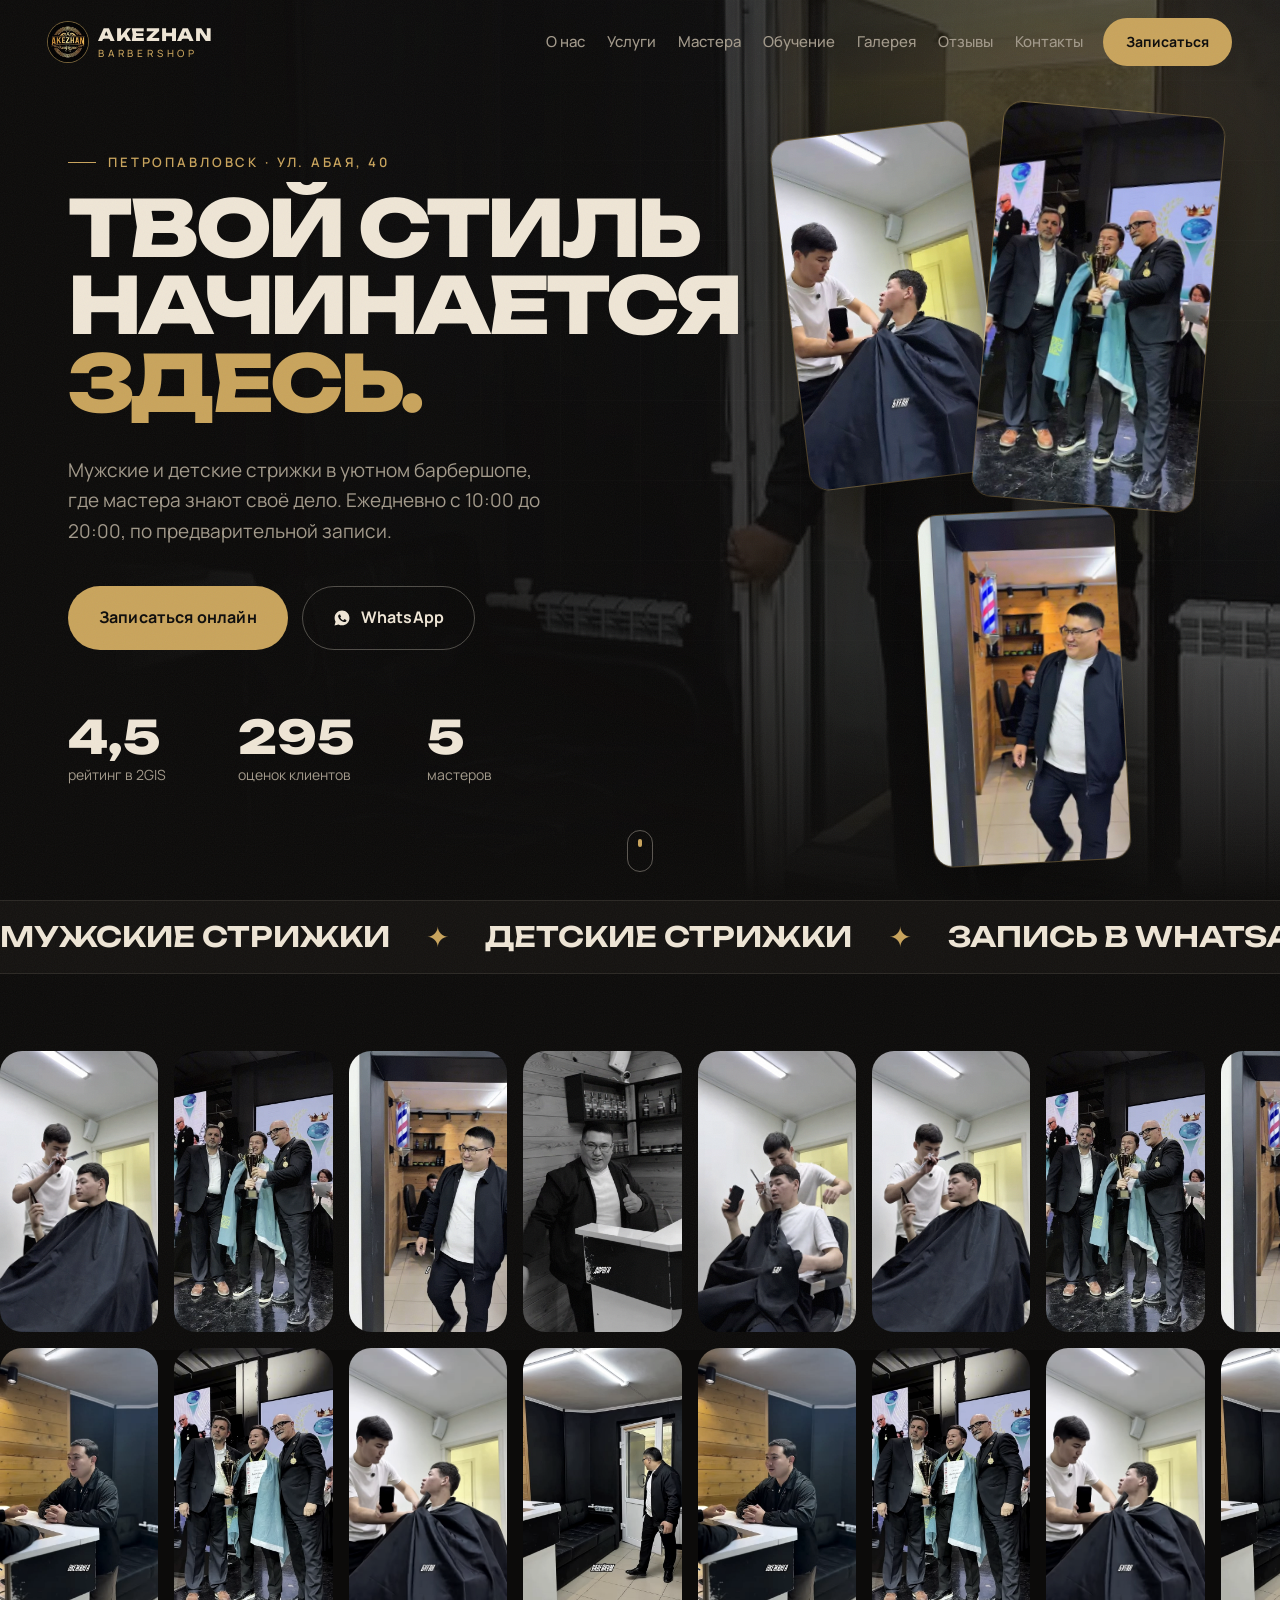
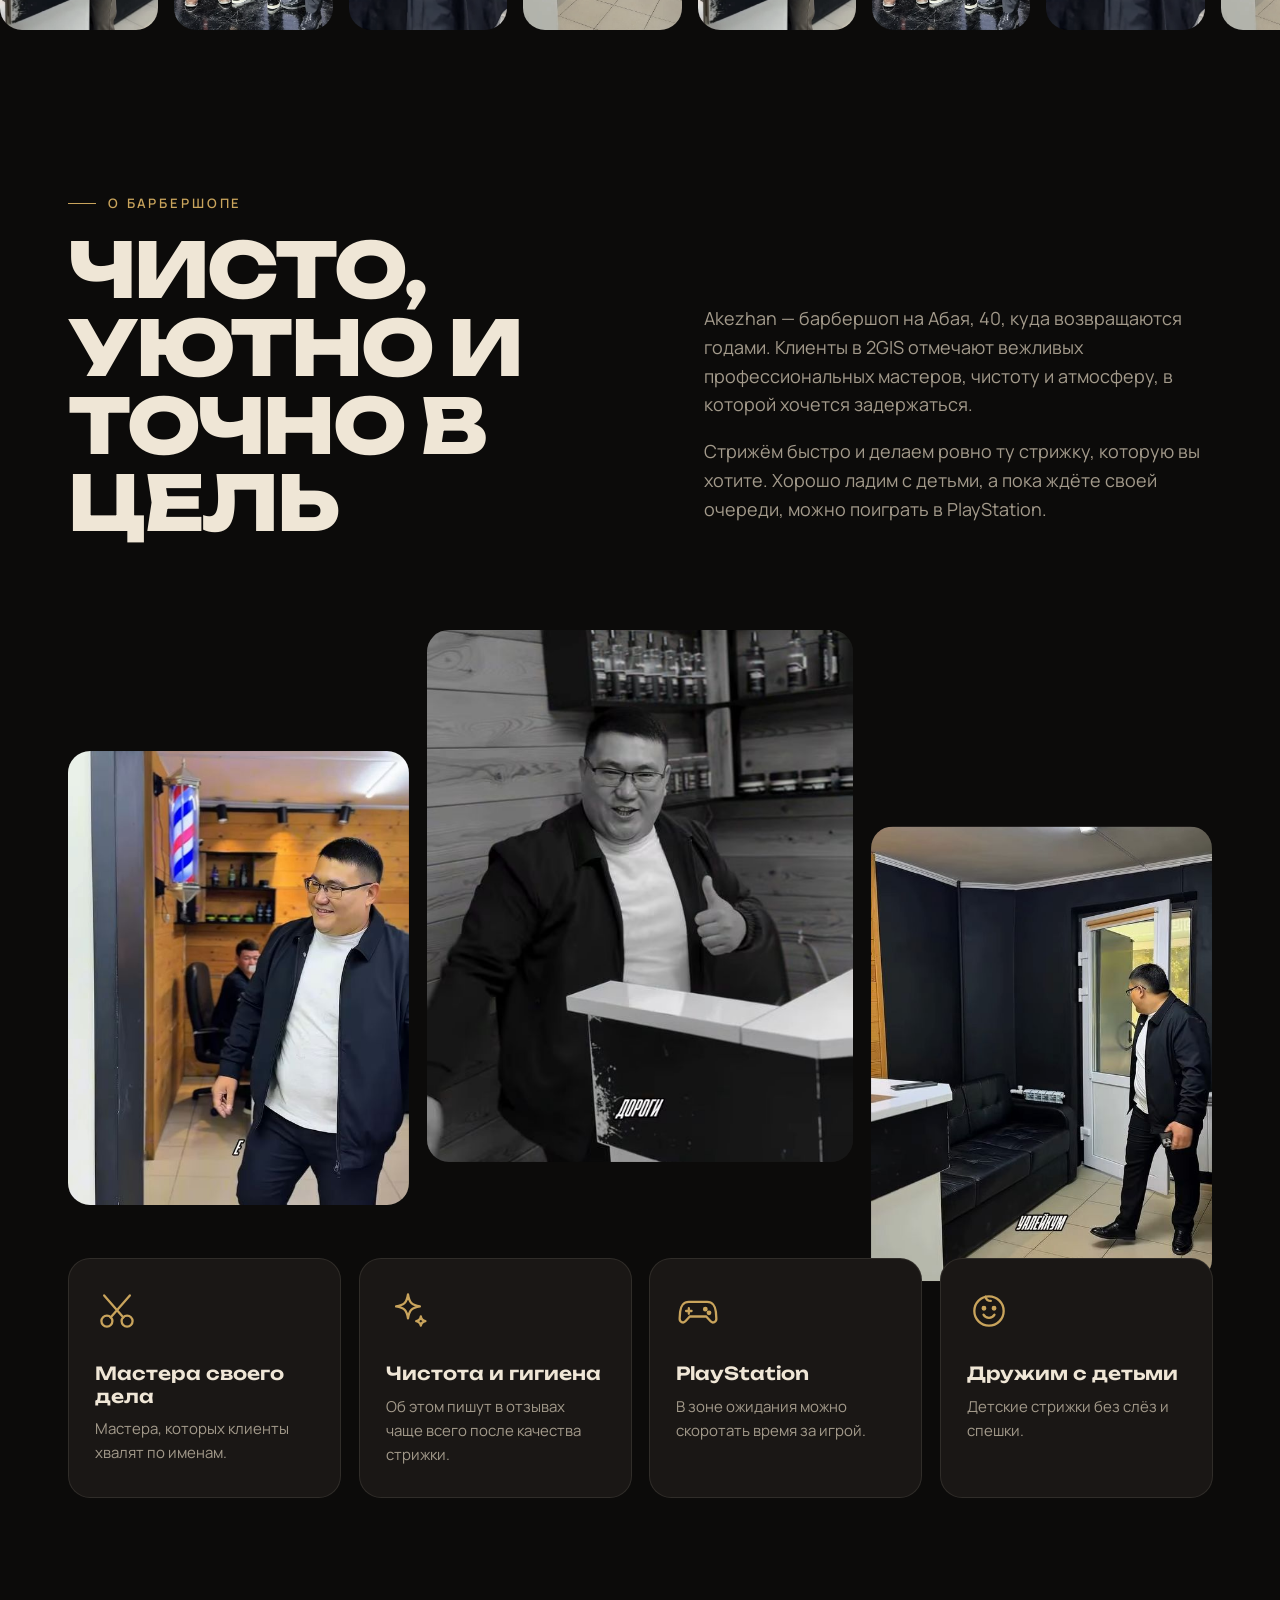
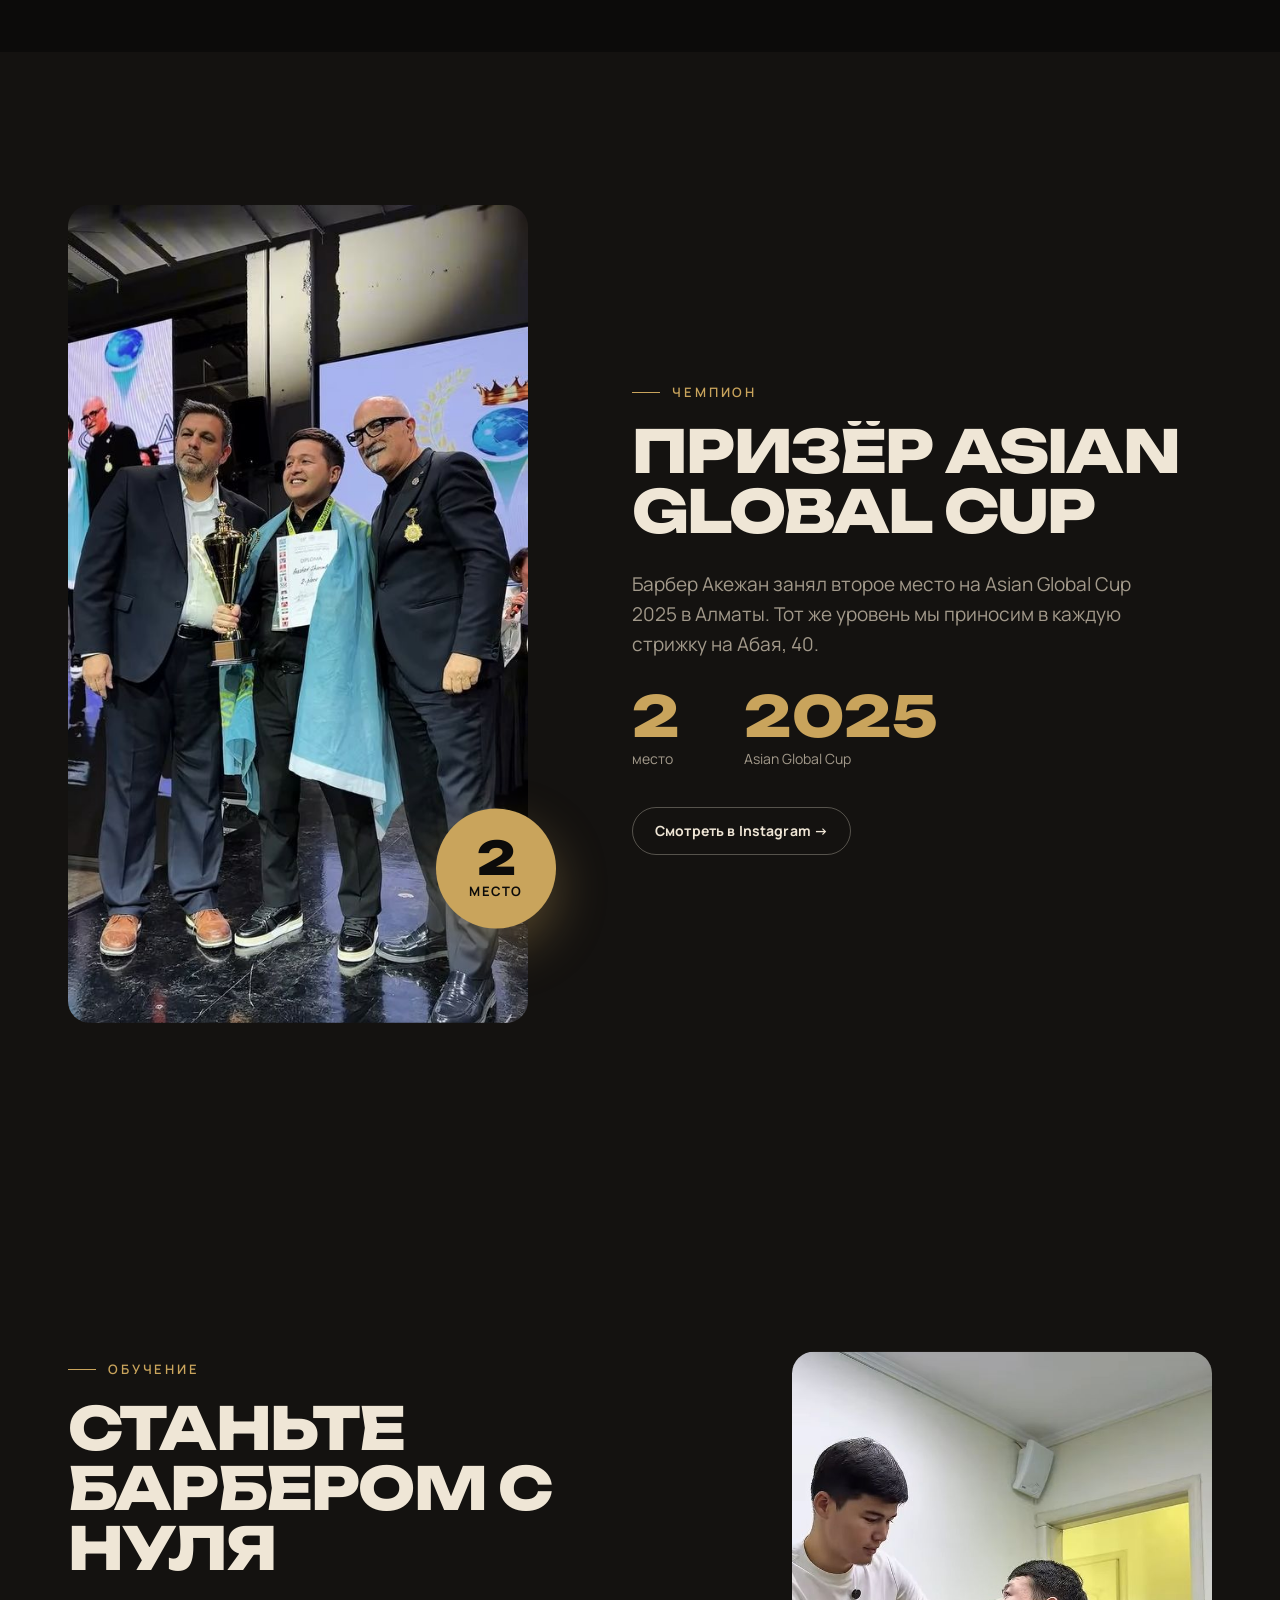
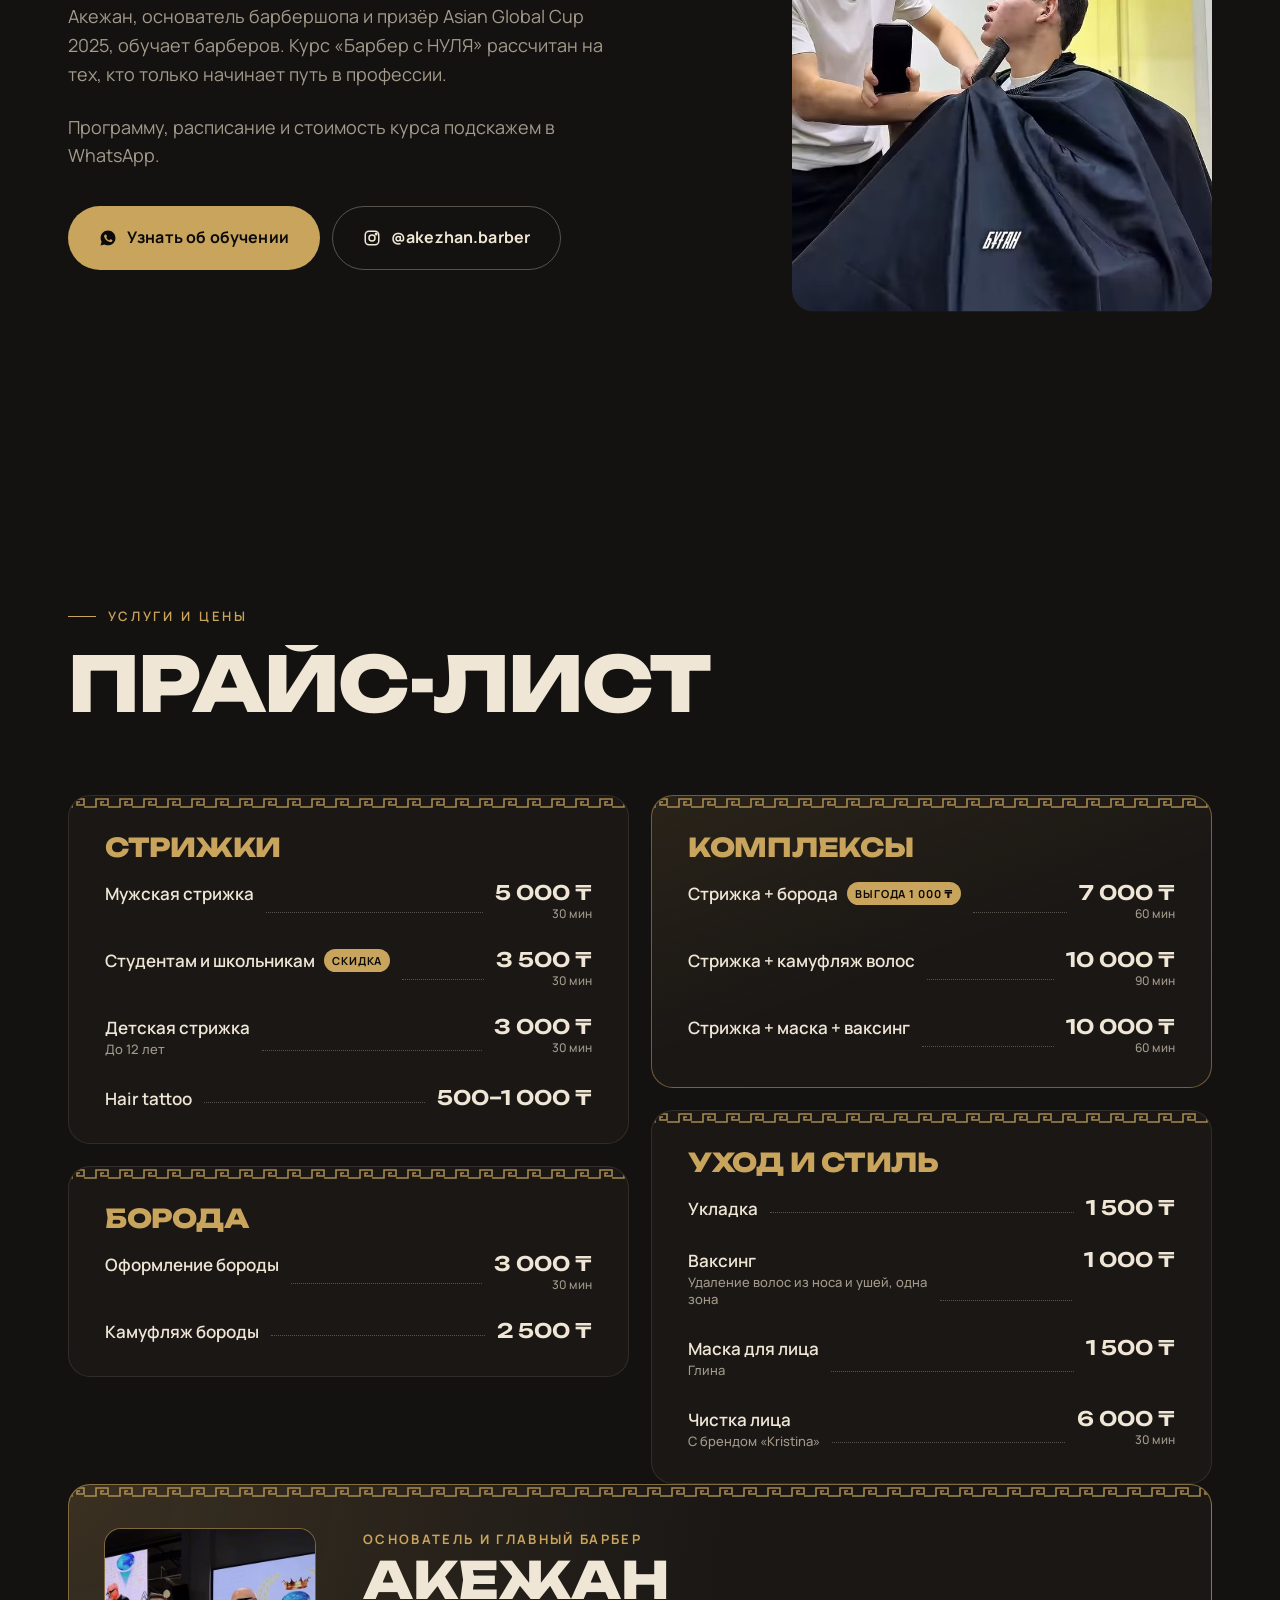
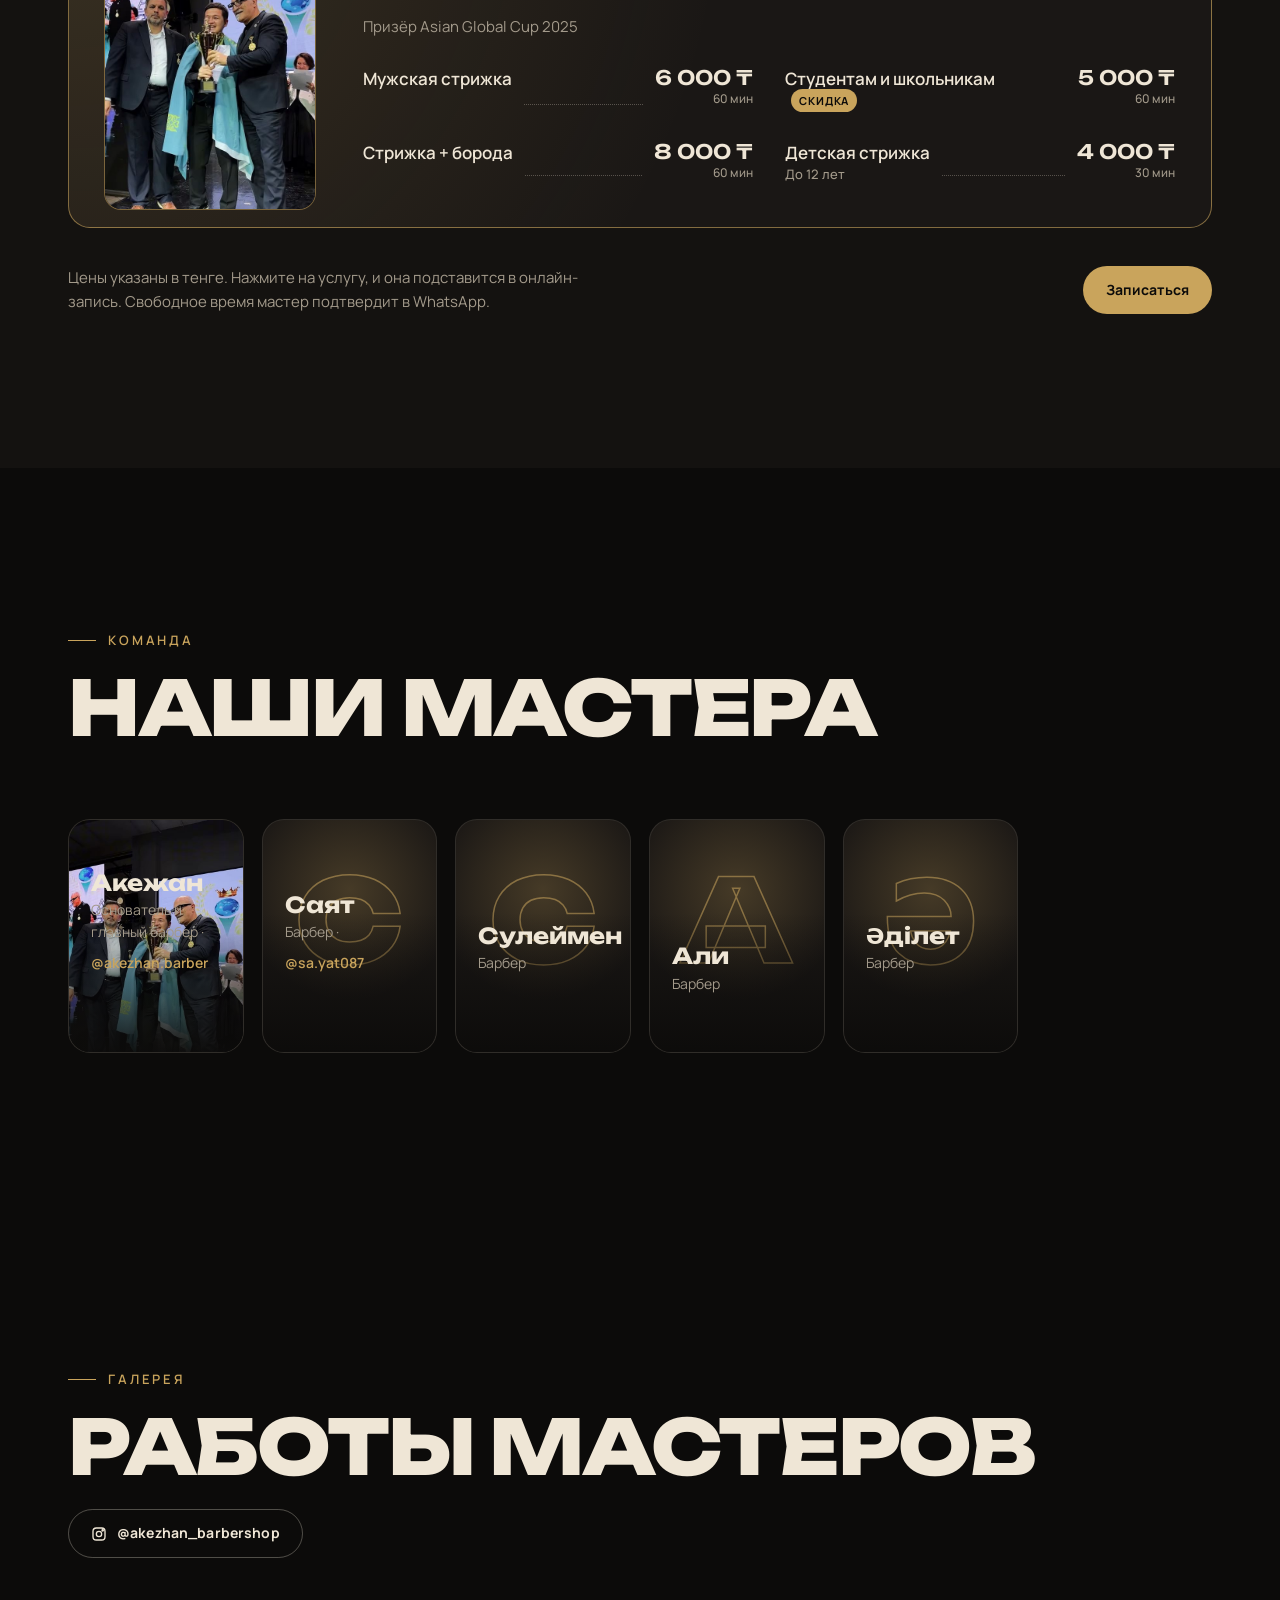
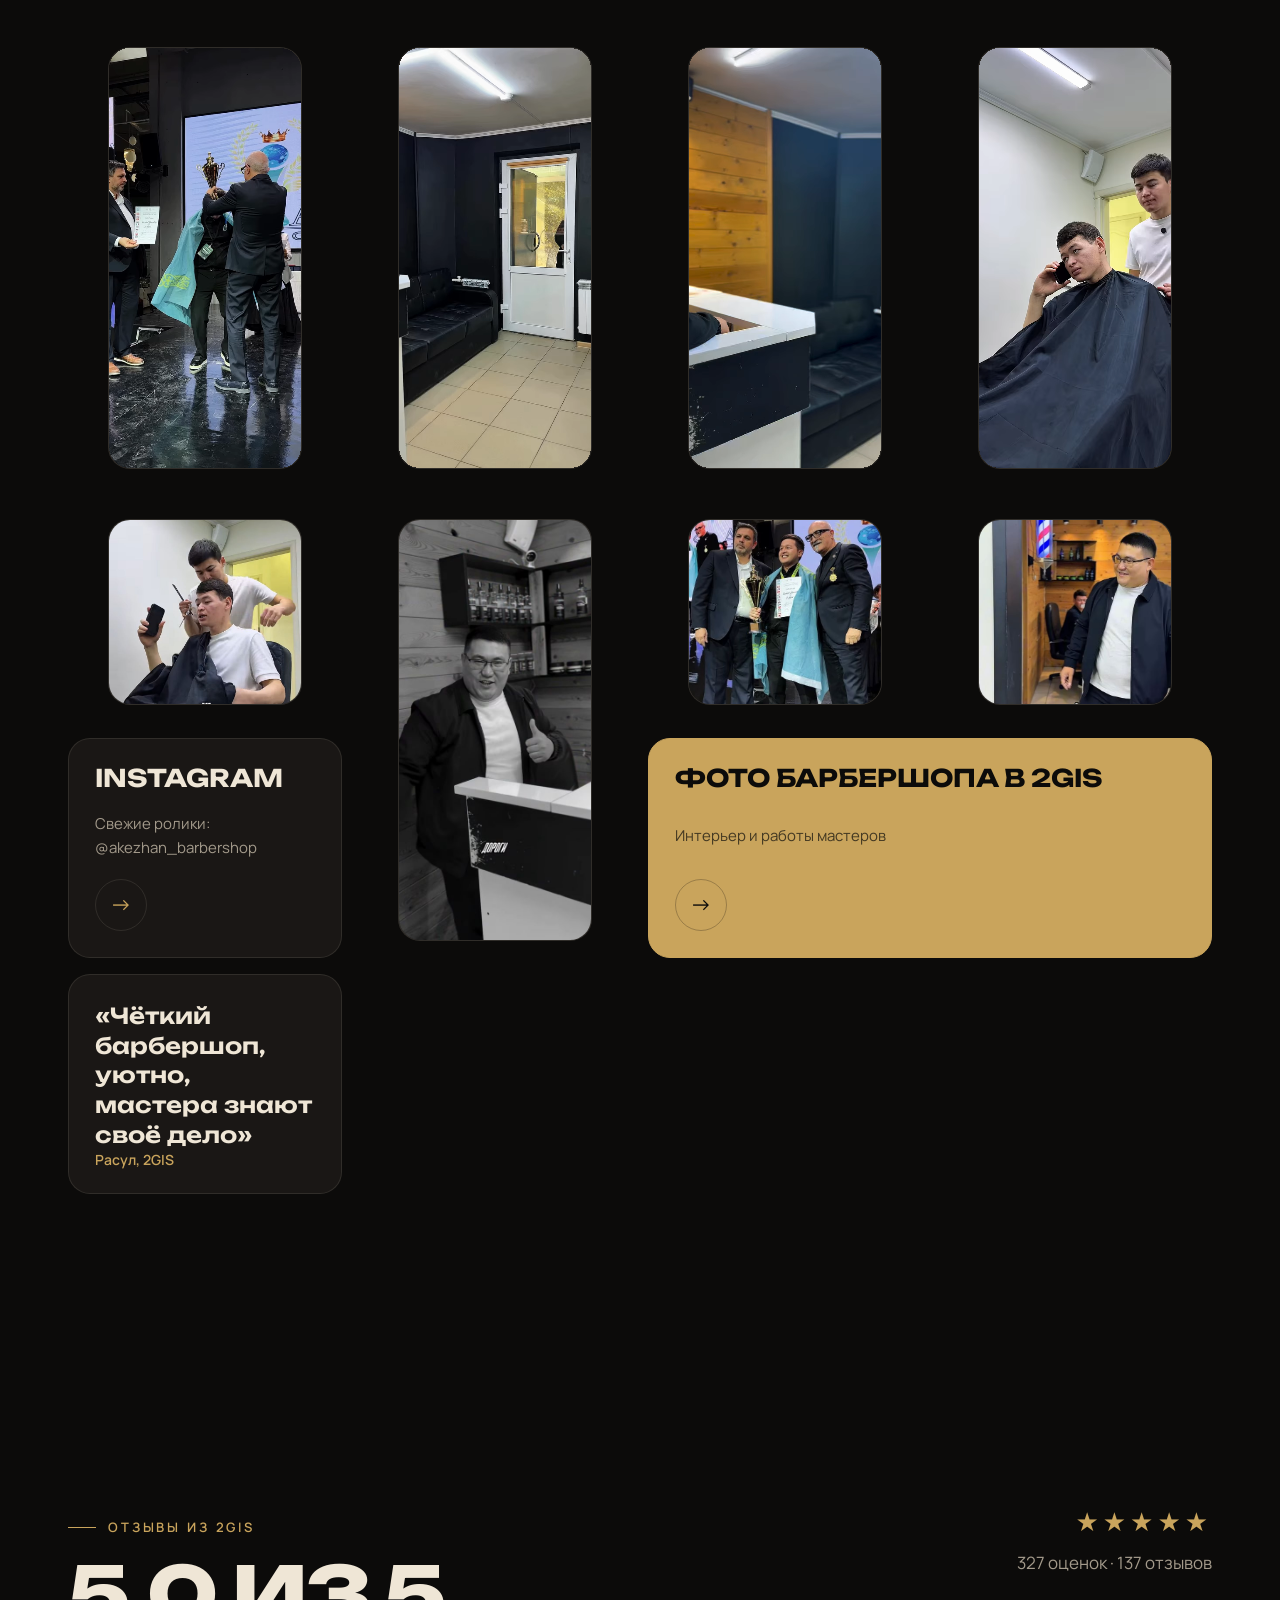
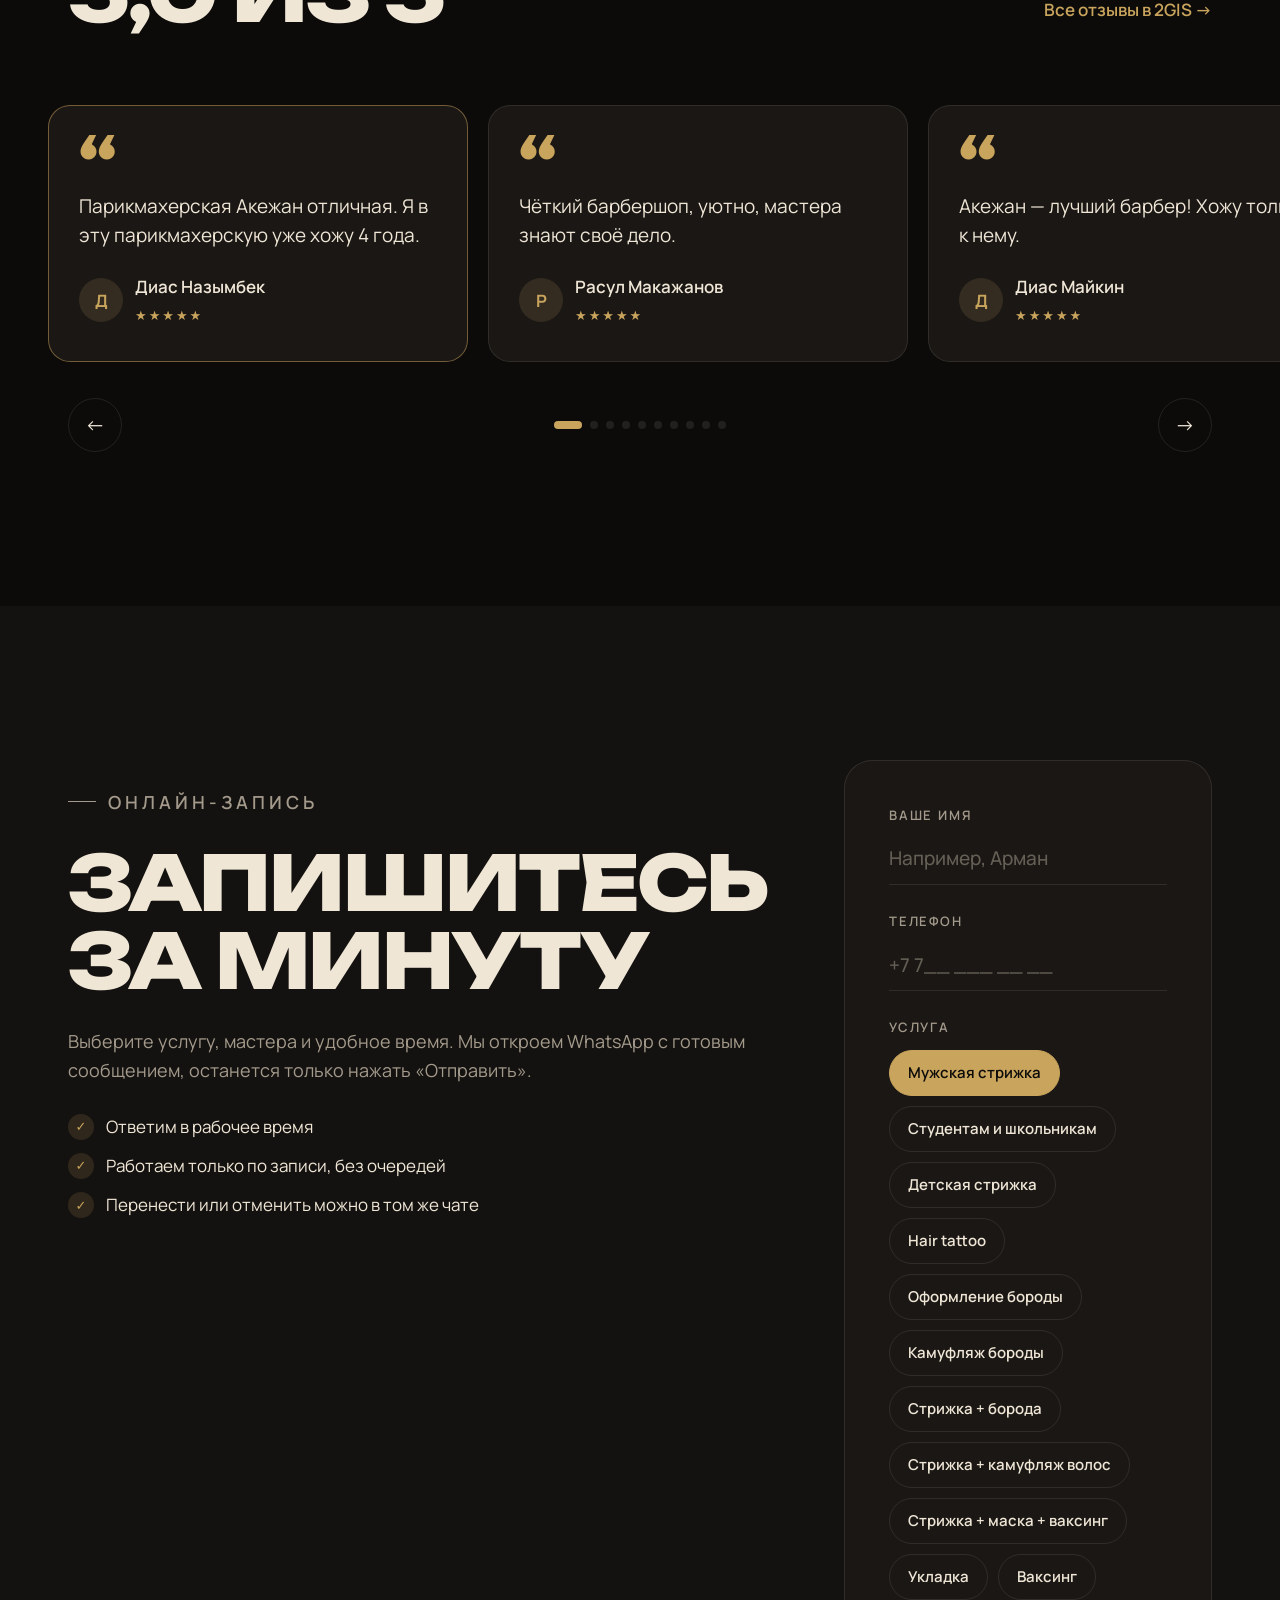
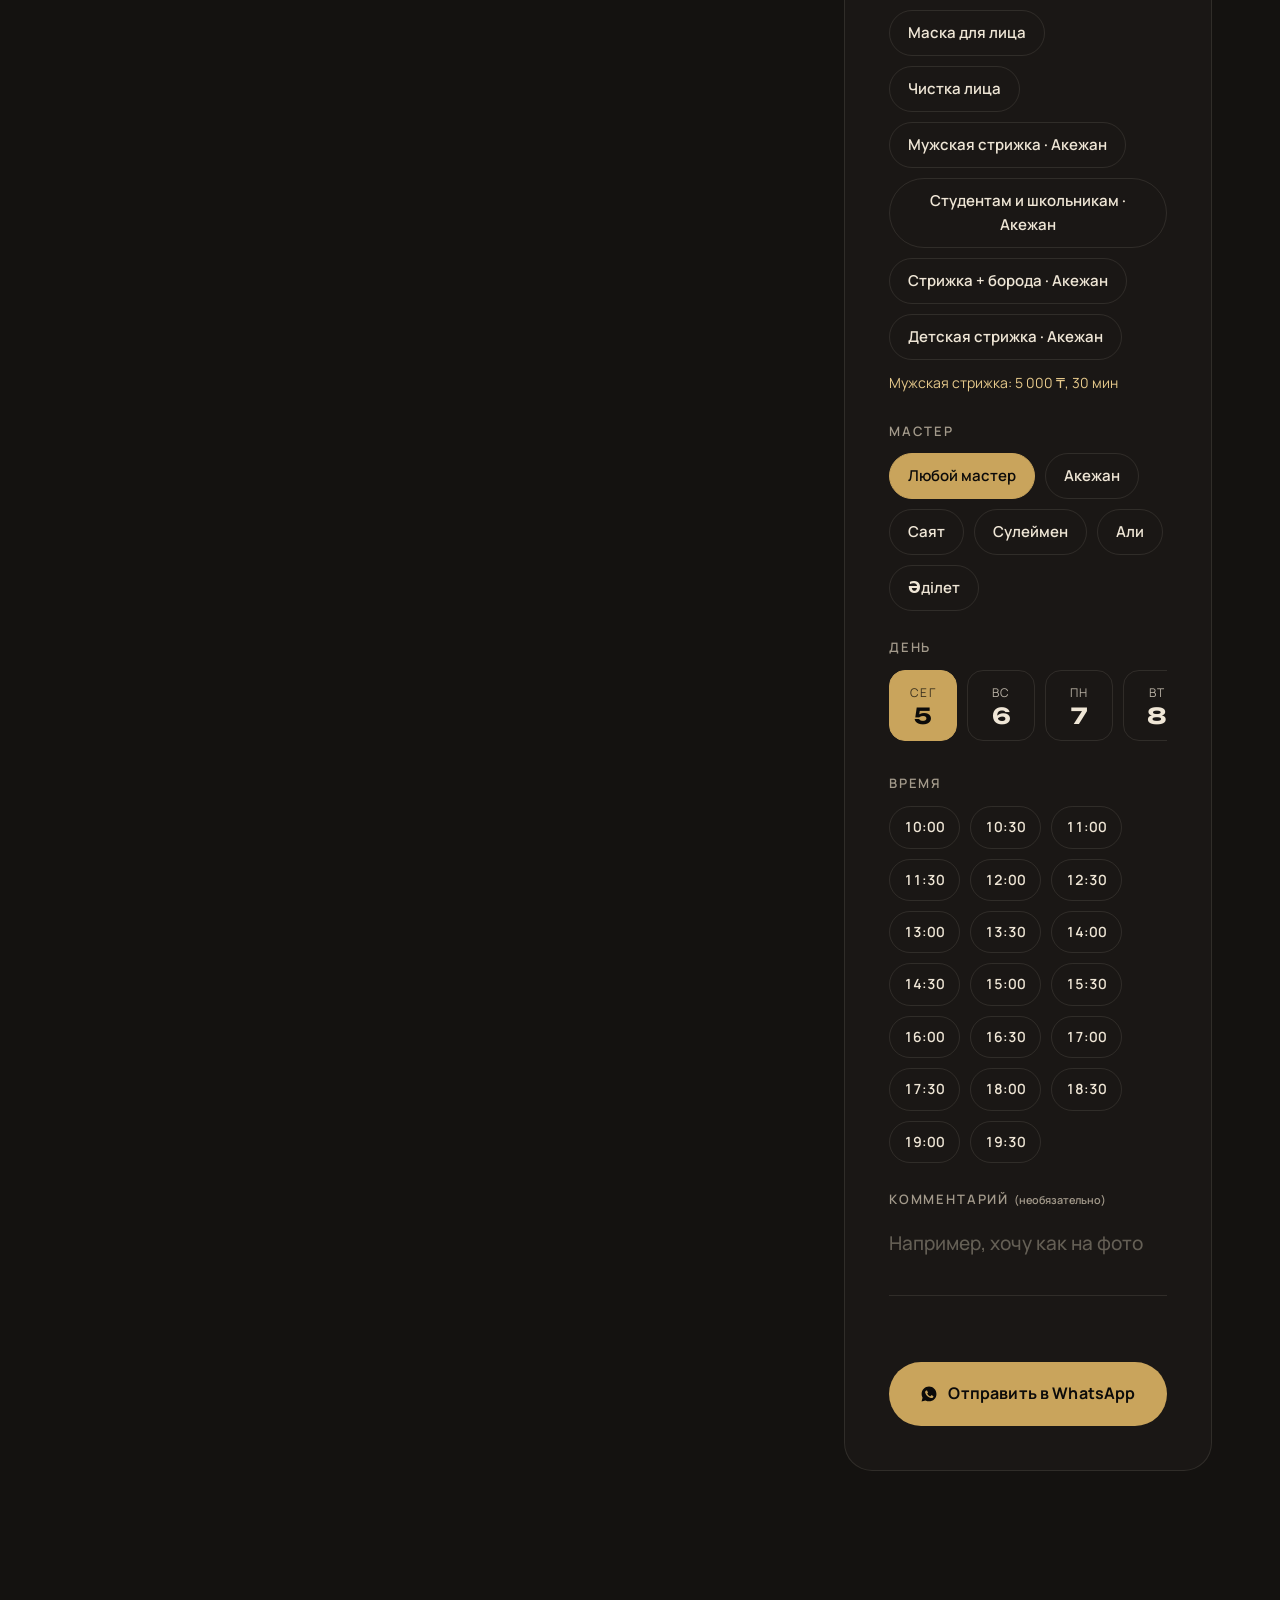
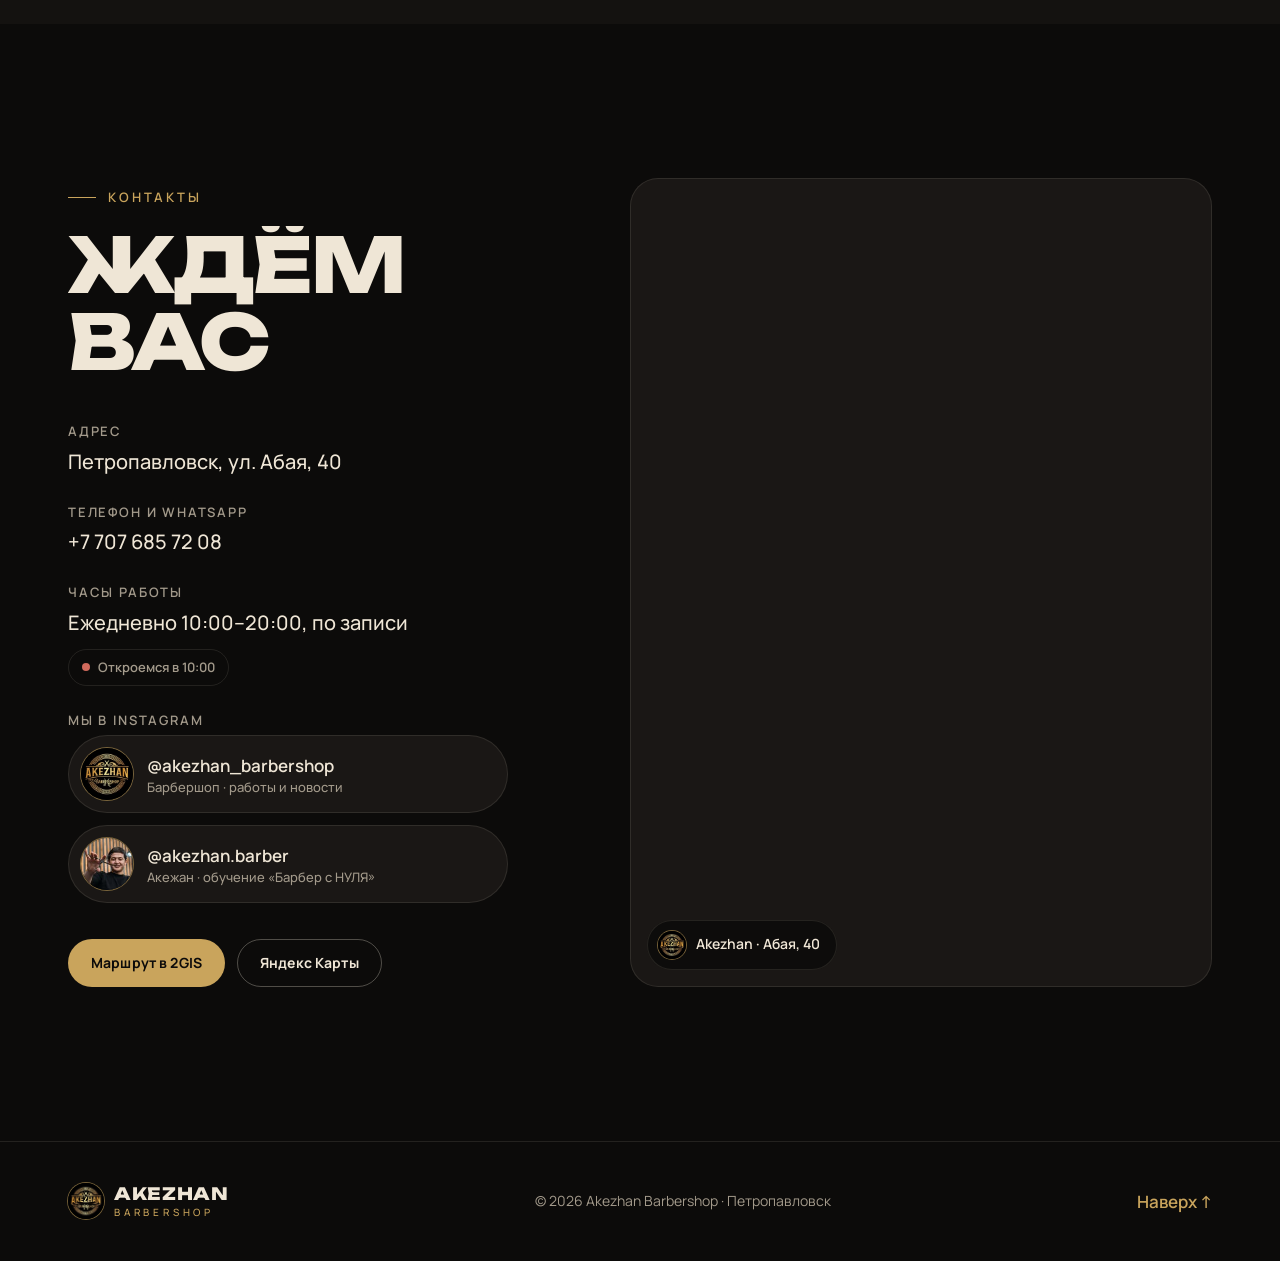
<file: index.html>
<!doctype html>
<html lang="ru">
<head>
  <meta charset="utf-8">
  <meta name="viewport" content="width=device-width, initial-scale=1, viewport-fit=cover">
  <title>Akezhan Barbershop — барбершоп в Петропавловске</title>
  <meta name="description" content="Akezhan Barbershop в Петропавловске, ул. Абая, 40. Мужские и детские стрижки, ежедневно 10:00–20:00 по записи. Рейтинг 5,0 в 2GIS. Запись через WhatsApp +7 707 685 7208.">
  <meta name="theme-color" content="#0c0b0a">
  <meta property="og:title" content="Akezhan Barbershop — Петропавловск">
  <meta property="og:description" content="Твой стиль начинается здесь. Ул. Абая, 40 · ежедневно 10:00–20:00 · запись в WhatsApp.">
  <meta property="og:type" content="website">
  <link rel="icon" href="assets/logo.jpg" type="image/jpeg">
  <link rel="apple-touch-icon" href="assets/logo.jpg">
  <meta property="og:image" content="assets/logo.jpg">
  <link rel="preconnect" href="https://fonts.googleapis.com">
  <link rel="preconnect" href="https://fonts.gstatic.com" crossorigin>
  <link href="https://fonts.googleapis.com/css2?family=Unbounded:wght@400;600;800&family=Manrope:wght@400;500;600;700&display=swap" rel="stylesheet">
  <link rel="stylesheet" href="styles.css">
  <script type="application/ld+json">
  {
    "@context": "https://schema.org",
    "@type": "BarberShop",
    "name": "Akezhan Barbershop",
    "telephone": "+77076857208",
    "sameAs": ["https://www.instagram.com/akezhan_barbershop/"],
    "address": {"@type": "PostalAddress", "streetAddress": "ул. Абая, 40", "addressLocality": "Петропавловск", "postalCode": "150000", "addressCountry": "KZ"},
    "geo": {"@type": "GeoCoordinates", "latitude": 54.874694, "longitude": 69.138879},
    "openingHours": "Mo-Su 10:00-20:00",
    "aggregateRating": {"@type": "AggregateRating", "ratingValue": "5.0", "ratingCount": "327"}
  }
  </script>
</head>
<body>
  <div class="preloader" aria-hidden="true">
    <img class="preloader__emblem" src="assets/logo.jpg" alt="" width="96" height="96">
    <div class="preloader__logo">
      <span>A</span><span>K</span><span>E</span><span>Z</span><span>H</span><span>A</span><span>N</span>
    </div>
    <div class="preloader__bar"><i></i></div>
  </div>

  <div class="cursor" aria-hidden="true"></div>
  <div class="progress" aria-hidden="true"></div>

  <header class="header">
    <a href="#top" class="logo" aria-label="Akezhan Barbershop — наверх">
      <img src="assets/logo.jpg" alt="" width="40" height="40">
      <span>AKEZHAN<small>barbershop</small></span>
    </a>
    <nav class="nav" aria-label="Основное меню">
      <a href="#about">О нас</a>
      <a href="#services">Услуги</a>
      <a href="#team">Мастера</a>
      <a href="#education">Обучение</a>
      <a href="#gallery">Галерея</a>
      <a href="#reviews">Отзывы</a>
      <a href="#contacts">Контакты</a>
    </nav>
    <span class="status-pill" data-open-status><i></i><b>…</b></span>
    <a href="#booking" class="btn btn--gold btn--sm header__cta magnetic">Записаться</a>
    <button class="burger" aria-label="Открыть меню" aria-expanded="false"><span></span><span></span></button>
  </header>

  <div class="mobile-menu" aria-hidden="true">
    <nav>
      <a href="#about">О нас</a>
      <a href="#services">Услуги</a>
      <a href="#team">Мастера</a>
      <a href="#education">Обучение</a>
      <a href="#gallery">Галерея</a>
      <a href="#reviews">Отзывы</a>
      <a href="#contacts">Контакты</a>
    </nav>
    <a href="#booking" class="btn btn--gold">Записаться</a>
    <a href="tel:+77076857208" class="mobile-menu__phone">+7 707 685 72 08</a>
  </div>

  <main id="top">
    <!-- HERO -->
    <section class="hero">
      <div class="hero__bg" aria-hidden="true">
        <video class="hero__video" src="assets/gallery/dry-shave.mp4" poster="assets/frames/dry-shave-12.jpg" autoplay muted loop playsinline></video>
        <div class="hero__glow"></div>
        <div class="hero__grid"></div>
        <div class="hero__stack">
          <img class="hero__photo hero__photo--a" src="assets/frames/beard-12.jpg" alt="" data-speed="-0.10">
          <img class="hero__photo hero__photo--b" src="assets/frames/cup-2025-4.jpg" alt="" data-speed="0.08">
          <img class="hero__photo hero__photo--c" src="assets/frames/dry-shave-12.jpg" alt="" data-speed="-0.04">
        </div>
      </div>
      <div class="hero__content">
        <p class="eyebrow reveal">Петропавловск · ул. Абая, 40</p>
        <h1 class="hero__title">
          <span class="line"><span>Твой стиль</span></span>
          <span class="line"><span>начинается</span></span>
          <span class="line"><span class="gold">здесь.</span></span>
        </h1>
        <p class="hero__lead reveal">Мужские и детские стрижки в уютном барбершопе, где мастера знают своё дело. Ежедневно с 10:00 до 20:00, по предварительной записи.</p>
        <div class="hero__actions reveal">
          <a href="#booking" class="btn btn--gold magnetic">Записаться онлайн</a>
          <a href="https://wa.me/77076857208?text=%D0%97%D0%B4%D1%80%D0%B0%D0%B2%D1%81%D1%82%D0%B2%D1%83%D0%B9%D1%82%D0%B5!%20%D0%A5%D0%BE%D1%87%D1%83%20%D0%B7%D0%B0%D0%BF%D0%B8%D1%81%D0%B0%D1%82%D1%8C%D1%81%D1%8F%20%D0%B2%20Akezhan%20Barbershop" target="_blank" rel="noopener" class="btn btn--ghost magnetic">
            <svg width="18" height="18" viewBox="0 0 24 24" fill="currentColor" aria-hidden="true"><use href="#i-wa"/></svg>WhatsApp
          </a>
        </div>
        <ul class="hero__stats reveal">
          <li><b data-count="5" data-decimals="1">0</b><span>рейтинг в 2GIS</span></li>
          <li><b data-count="327">0</b><span>оценок клиентов</span></li>
          <li><b data-count="5" data-team-count>0</b><span>мастеров</span></li>
        </ul>
      </div>
      <a href="#about" class="hero__scroll" aria-label="Листать вниз"><span></span></a>
    </section>

    <!-- MARQUEE -->
    <div class="marquee" aria-hidden="true">
      <div class="marquee__track">
        <span>Мужские стрижки</span><i>✦</i><span>Детские стрижки</span><i>✦</i><span>Запись в WhatsApp</span><i>✦</i><span>Обучение барберов</span><i>✦</i><span>PlayStation в зоне ожидания</span><i>✦</i><span>Рейтинг 5,0</span><i>✦</i>
        <span>Мужские стрижки</span><i>✦</i><span>Детские стрижки</span><i>✦</i><span>Запись в WhatsApp</span><i>✦</i><span>Обучение барберов</span><i>✦</i><span>PlayStation в зоне ожидания</span><i>✦</i><span>Рейтинг 5,0</span><i>✦</i>
      </div>
    </div>

    <!-- PHOTO STRIP -->
    <div class="strip" aria-hidden="true" data-strip></div>

    <!-- ABOUT -->
    <section class="section about" id="about">
      <div class="container about__grid">
        <div>
          <p class="eyebrow reveal">О барбершопе</p>
          <h2 class="h2 split">Чисто, уютно и&nbsp;точно в&nbsp;цель</h2>
        </div>
        <div class="about__text">
          <p class="reveal">Akezhan — барбершоп на Абая, 40, куда возвращаются годами. Клиенты в 2GIS отмечают вежливых профессиональных мастеров, чистоту и атмосферу, в которой хочется задержаться.</p>
          <p class="reveal">Стрижём быстро и делаем ровно ту стрижку, которую вы хотите. Хорошо ладим с детьми, а пока ждёте своей очереди, можно поиграть в PlayStation.</p>
        </div>
      </div>
      <div class="container mosaic">
        <figure class="reveal-img mosaic__a" data-speed="0.06"><img src="assets/frames/dry-shave-12.jpg" alt="Кресло и барбер-пилон в барбершопе Akezhan" loading="lazy"></figure>
        <figure class="reveal-img mosaic__b" data-speed="-0.05"><img src="assets/frames/interior-64.jpg" alt="Полки с косметикой в барбершопе" loading="lazy"></figure>
        <figure class="reveal-img mosaic__c" data-speed="0.1"><img src="assets/frames/dry-shave-3.jpg" alt="Зона ожидания с диваном" loading="lazy"></figure>
      </div>
      <div class="container features">
        <article class="feature tilt reveal">
          <svg viewBox="0 0 48 48" aria-hidden="true"><use href="#i-scissors"/></svg>
          <h3>Мастера своего дела</h3>
          <p>Мастера, которых клиенты хвалят по именам.</p>
        </article>
        <article class="feature tilt reveal">
          <svg viewBox="0 0 48 48" aria-hidden="true"><use href="#i-sparkle"/></svg>
          <h3>Чистота и гигиена</h3>
          <p>Об этом пишут в отзывах чаще всего после качества стрижки.</p>
        </article>
        <article class="feature tilt reveal">
          <svg viewBox="0 0 48 48" aria-hidden="true"><use href="#i-pad"/></svg>
          <h3>PlayStation</h3>
          <p>В зоне ожидания можно скоротать время за игрой.</p>
        </article>
        <article class="feature tilt reveal">
          <svg viewBox="0 0 48 48" aria-hidden="true"><use href="#i-kid"/></svg>
          <h3>Дружим с детьми</h3>
          <p>Детские стрижки без слёз и спешки.</p>
        </article>
      </div>
    </section>

    <!-- CHAMPION -->
    <section class="section champ" id="champion">
      <div class="container champ__grid">
        <div class="champ__media">
          <figure class="reveal-img"><img src="assets/frames/cup-2025-8.jpg" alt="Акежан с кубком на Asian Global Cup 2025" loading="lazy"></figure>
          <div class="champ__badge" data-speed="-0.12"><b>2</b><span>место</span></div>
        </div>
        <div>
          <p class="eyebrow reveal">Чемпион</p>
          <h2 class="h2 split">Призёр Asian Global Cup</h2>
          <p class="champ__text reveal">Барбер Акежан занял второе место на Asian Global Cup 2025 в Алматы. Тот же уровень мы приносим в каждую стрижку на Абая, 40.</p>
          <ul class="champ__stats reveal">
            <li><b data-count="2">0</b><span>место</span></li>
            <li><b data-count="2025">0</b><span>Asian Global Cup</span></li>
          </ul>
          <a href="https://www.instagram.com/akezhan.barber/reel/DRthn9siuzz/" target="_blank" rel="noopener" class="btn btn--ghost btn--sm magnetic reveal">Смотреть в Instagram →</a>
        </div>
      </div>
    </section>

    <!-- EDUCATION -->
    <section class="section edu" id="education">
      <div class="container edu__grid">
        <div>
          <p class="eyebrow reveal">Обучение</p>
          <h2 class="h2 split">Станьте барбером с&nbsp;нуля</h2>
          <p class="edu__text reveal">Акежан, основатель барбершопа и призёр Asian Global Cup 2025, обучает барберов. Курс «Барбер с НУЛЯ» рассчитан на тех, кто только начинает путь в профессии.</p>
          <p class="edu__text reveal">Программу, расписание и стоимость курса подскажем в WhatsApp.</p>
          <div class="edu__actions reveal">
            <a href="#" data-wa="Здравствуйте! Меня интересует обучение барберов (курс «Барбер с НУЛЯ»). Расскажите, пожалуйста, подробности: программа, даты и стоимость." target="_blank" rel="noopener" class="btn btn--gold magnetic">
              <svg width="18" height="18" viewBox="0 0 24 24" fill="currentColor" aria-hidden="true"><use href="#i-wa"/></svg>Узнать об обучении
            </a>
            <a href="https://www.instagram.com/akezhan.barber/" target="_blank" rel="noopener" class="btn btn--ghost magnetic">
              <svg width="18" height="18" viewBox="0 0 24 24" fill="none" stroke="currentColor" stroke-width="2" aria-hidden="true"><use href="#i-ig"/></svg>@akezhan.barber
            </a>
          </div>
        </div>
        <figure class="reveal-img edu__photo" data-speed="0.05"><img src="assets/frames/beard-12.jpg" alt="Акежан за работой с клиентом" loading="lazy"></figure>
      </div>
    </section>

    <!-- SERVICES -->
    <section class="section services" id="services">
      <div class="container">
        <div class="section__head">
          <p class="eyebrow reveal">Услуги и цены</p>
          <h2 class="h2 split">Прайс-лист</h2>
        </div>
        <div class="price-list" data-services></div>
        <div class="price-foot reveal">
          <p class="note">Цены указаны в тенге. Нажмите на услугу, и она подставится в онлайн-запись. Свободное время мастер подтвердит в WhatsApp.</p>
          <a href="#booking" class="btn btn--gold btn--sm magnetic">Записаться</a>
        </div>
      </div>
    </section>

    <!-- TEAM -->
    <section class="section team" id="team">
      <div class="container">
        <div class="section__head">
          <p class="eyebrow reveal">Команда</p>
          <h2 class="h2 split">Наши мастера</h2>
        </div>
        <div class="team__grid" data-team></div>
      </div>
    </section>

    <!-- GALLERY -->
    <section class="section gallery" id="gallery">
      <div class="container">
        <div class="section__head section__head--row">
          <div>
            <p class="eyebrow reveal">Галерея</p>
            <h2 class="h2 split">Работы мастеров</h2>
          </div>
          <a href="https://www.instagram.com/akezhan_barbershop/" target="_blank" rel="noopener" class="btn btn--ghost btn--sm magnetic reveal">
            <svg width="16" height="16" viewBox="0 0 24 24" fill="none" stroke="currentColor" stroke-width="2" aria-hidden="true"><use href="#i-ig"/></svg>@akezhan_barbershop
          </a>
        </div>
        <div class="gallery__grid" data-gallery></div>
      </div>
    </section>

    <!-- REVIEWS -->
    <section class="section reviews" id="reviews">
      <div class="container">
        <div class="section__head section__head--row">
          <div>
            <p class="eyebrow reveal">Отзывы из 2GIS</p>
            <h2 class="h2 split">5,0 из 5</h2>
          </div>
          <div class="reviews__summary reveal">
            <div class="stars" aria-label="5 звёзд">★★★★★</div>
            <p>327 оценок · 137 отзывов</p>
            <a href="https://2gis.kz/petropavlovsk/firm/70000001061069937/tab/reviews" target="_blank" rel="noopener" class="link">Все отзывы в 2GIS →</a>
          </div>
        </div>
      </div>
      <div class="slider" data-slider>
        <div class="slider__track" data-reviews></div>
      </div>
      <div class="container slider__controls">
        <button class="round-btn" data-prev aria-label="Предыдущий отзыв">←</button>
        <div class="slider__dots" data-dots></div>
        <button class="round-btn" data-next aria-label="Следующий отзыв">→</button>
      </div>
    </section>

    <!-- BOOKING -->
    <section class="section booking" id="booking">
      <div class="container booking__grid">
        <div class="booking__intro">
          <p class="eyebrow reveal">Онлайн-запись</p>
          <h2 class="h2 split">Запишитесь за&nbsp;минуту</h2>
          <p class="reveal">Выберите услугу, мастера и удобное время. Мы откроем WhatsApp с готовым сообщением, останется только нажать «Отправить».</p>
          <ul class="booking__perks reveal">
            <li>Ответим в рабочее время</li>
            <li>Работаем только по записи, без очередей</li>
            <li>Перенести или отменить можно в том же чате</li>
          </ul>
        </div>
        <form class="form reveal" data-booking novalidate>
          <div class="field">
            <label for="f-name">Ваше имя</label>
            <input id="f-name" name="name" type="text" autocomplete="given-name" placeholder="Например, Арман" required>
          </div>
          <div class="field" data-phone-field hidden>
            <label for="f-phone">Телефон</label>
            <input id="f-phone" name="phone" type="tel" autocomplete="tel" inputmode="tel" maxlength="25" placeholder="+7 7__ ___ __ __">
          </div>
          <div class="field">
            <span class="field__label">Услуга</span>
            <div class="chips" data-service-chips role="radiogroup" aria-label="Услуга"></div>
            <p class="field__hint" data-service-info aria-live="polite"></p>
          </div>
          <div class="field">
            <span class="field__label">Мастер</span>
            <div class="chips" data-master-chips role="radiogroup" aria-label="Мастер"></div>
          </div>
          <div class="field">
            <span class="field__label">День</span>
            <div class="days" data-days role="radiogroup" aria-label="День"></div>
          </div>
          <div class="field">
            <span class="field__label">Время</span>
            <div class="times" data-times role="radiogroup" aria-label="Время"></div>
          </div>
          <div class="field">
            <label for="f-comment">Комментарий <small>(необязательно)</small></label>
            <textarea id="f-comment" name="comment" rows="2" placeholder="Например, хочу как на фото"></textarea>
          </div>
          <p class="form__error" data-form-error role="alert"></p>
          <button type="submit" class="btn btn--gold btn--block magnetic">
            <svg width="18" height="18" viewBox="0 0 24 24" fill="currentColor" aria-hidden="true"><use href="#i-wa"/></svg>
            Отправить в WhatsApp
          </button>
        </form>
      </div>
    </section>

    <!-- CONTACTS -->
    <section class="section contacts" id="contacts">
      <div class="container contacts__grid">
        <div class="contacts__info">
          <p class="eyebrow reveal">Контакты</p>
          <h2 class="h2 split">Ждём вас</h2>
          <dl class="contacts__list">
            <div class="reveal"><dt>Адрес</dt><dd>Петропавловск, ул. Абая, 40</dd></div>
            <div class="reveal"><dt>Телефон и WhatsApp</dt><dd><a href="tel:+77076857208">+7 707 685 72 08</a></dd></div>
            <div class="reveal"><dt>Часы работы</dt><dd>Ежедневно 10:00–20:00, по записи<br><span class="status-pill status-pill--inline" data-open-status><i></i><b>…</b></span></dd></div>
            <div class="reveal"><dt>Мы в Instagram</dt><dd class="ig-cards">
              <a class="ig" href="https://www.instagram.com/akezhan_barbershop/" target="_blank" rel="noopener"><img src="assets/logo.jpg" alt="" width="52" height="52" loading="lazy"><span><b>@akezhan_barbershop</b><small>Барбершоп · работы и новости</small></span></a>
              <a class="ig" href="https://www.instagram.com/akezhan.barber/" target="_blank" rel="noopener"><img src="assets/logo-barber.jpg" alt="" width="52" height="52" loading="lazy"><span><b>@akezhan.barber</b><small>Акежан · обучение «Барбер с НУЛЯ»</small></span></a>
            </dd></div>
          </dl>
          <div class="contacts__actions reveal">
            <a href="https://2gis.kz/petropavlovsk/firm/70000001061069937" target="_blank" rel="noopener" class="btn btn--gold btn--sm magnetic">Маршрут в 2GIS</a>
            <a href="https://yandex.kz/maps/?rtext=~54.874694%2C69.138879&rtt=auto" target="_blank" rel="noopener" class="btn btn--ghost btn--sm magnetic">Яндекс Карты</a>
          </div>
        </div>
        <div class="map reveal">
          <iframe title="Akezhan Barbershop на карте" loading="lazy"
            src="https://www.openstreetmap.org/export/embed.html?bbox=69.1320%2C54.8720%2C69.1458%2C54.8774&amp;layer=mapnik&amp;marker=54.874694%2C69.138879"></iframe>
          <div class="map__badge"><img src="assets/logo.jpg" alt="" width="28" height="28"> Akezhan · Абая, 40</div>
        </div>
      </div>
    </section>
  </main>

  <footer class="footer">
    <div class="container footer__inner">
      <a href="#top" class="logo"><img src="assets/logo.jpg" alt="" width="36" height="36"><span>AKEZHAN<small>barbershop</small></span></a>
      <p>© <span data-year></span> Akezhan Barbershop · Петропавловск</p>
      <a href="#top" class="link">Наверх ↑</a>
    </div>
  </footer>

  <a href="#booking" class="fab magnetic" aria-label="Записаться через WhatsApp">
    <svg width="28" height="28" viewBox="0 0 24 24" fill="currentColor" aria-hidden="true"><use href="#i-wa"/></svg>
  </a>

  <div class="lightbox" data-lightbox aria-hidden="true" role="dialog" aria-label="Просмотр фото">
    <button class="lightbox__close" data-lb-close aria-label="Закрыть">✕</button>
    <button class="lightbox__nav lightbox__nav--prev" data-lb-prev aria-label="Предыдущее">←</button>
    <figure><img alt="" data-lb-img><figcaption data-lb-cap></figcaption></figure>
    <button class="lightbox__nav lightbox__nav--next" data-lb-next aria-label="Следующее">→</button>
  </div>

  <div class="toast" data-toast role="status"></div>

  <svg width="0" height="0" style="position:absolute" aria-hidden="true">
    <symbol id="i-wa" viewBox="0 0 24 24"><path d="M12.04 2C6.58 2 2.13 6.45 2.13 11.91c0 1.75.46 3.45 1.32 4.95L2.05 22l5.25-1.38a9.9 9.9 0 0 0 4.74 1.21c5.46 0 9.91-4.45 9.91-9.91C21.95 6.45 17.5 2 12.04 2Zm5.8 14.03c-.24.68-1.42 1.3-1.95 1.35-.5.05-.97.23-3.27-.68-2.77-1.09-4.52-3.92-4.66-4.1-.13-.18-1.1-1.47-1.1-2.8 0-1.34.7-2 .95-2.27.25-.27.54-.34.72-.34h.52c.17 0 .39-.06.61.47.24.56.79 1.92.86 2.06.07.14.11.3.02.48-.09.18-.14.3-.27.46-.14.16-.29.36-.41.48-.14.13-.28.28-.12.55.16.27.71 1.17 1.52 1.9 1.05.93 1.93 1.22 2.2 1.36.27.14.43.11.59-.07.16-.18.68-.79.86-1.07.18-.27.36-.23.61-.14.25.09 1.58.75 1.85.88.27.14.45.2.52.32.07.11.07.66-.17 1.33Z"/></symbol>
    <symbol id="i-ig" viewBox="0 0 24 24"><rect x="3" y="3" width="18" height="18" rx="5"/><circle cx="12" cy="12" r="4"/><circle cx="17.5" cy="6.5" r="1" fill="currentColor"/></symbol>
    <symbol id="i-scissors" viewBox="0 0 48 48"><g fill="none" stroke="currentColor" stroke-width="2.5" stroke-linecap="round"><circle cx="13" cy="35" r="6"/><circle cx="35" cy="35" r="6"/><path d="M17 31 38 7M31 31 10 7"/></g></symbol>
    <symbol id="i-sparkle" viewBox="0 0 48 48"><g fill="none" stroke="currentColor" stroke-width="2.5" stroke-linejoin="round"><path d="M24 6c1.5 9 4 11.5 13 13-9 1.5-11.5 4-13 13-1.5-9-4-11.5-13-13 9-1.5 11.5-4 13-13Z"/><path d="M38 30c.6 3.4 1.6 4.4 5 5-3.4.6-4.4 1.6-5 5-.6-3.4-1.6-4.4-5-5 3.4-.6 4.4-1.6 5-5Z"/></g></symbol>
    <symbol id="i-pad" viewBox="0 0 48 48"><g fill="none" stroke="currentColor" stroke-width="2.5" stroke-linecap="round" stroke-linejoin="round"><path d="M14 14h20c5.5 0 9 4.5 9.5 11l.5 7c.3 4-4 6-6.5 3L33 30H15l-4.5 5c-2.5 3-6.8 1-6.5-3l.5-7C5 18.5 8.5 14 14 14Z"/><path d="M14 21v6M11 24h6"/><circle cx="32" cy="22" r="1.4" fill="currentColor"/><circle cx="36" cy="26" r="1.4" fill="currentColor"/></g></symbol>
    <symbol id="i-kid" viewBox="0 0 48 48"><g fill="none" stroke="currentColor" stroke-width="2.5" stroke-linecap="round"><circle cx="24" cy="24" r="16"/><path d="M18 28c1.5 2.5 3.5 3.5 6 3.5s4.5-1 6-3.5"/><circle cx="18.5" cy="21" r="1.4" fill="currentColor"/><circle cx="29.5" cy="21" r="1.4" fill="currentColor"/><path d="M20 8.5c1 3 3 4.5 6 4.5"/></g></symbol>
  </svg>

  <script src="vendor/lenis.min.js" defer></script>
  <script src="data.js" defer></script>
  <script src="script.js" defer></script>
</body>
</html>
</file>
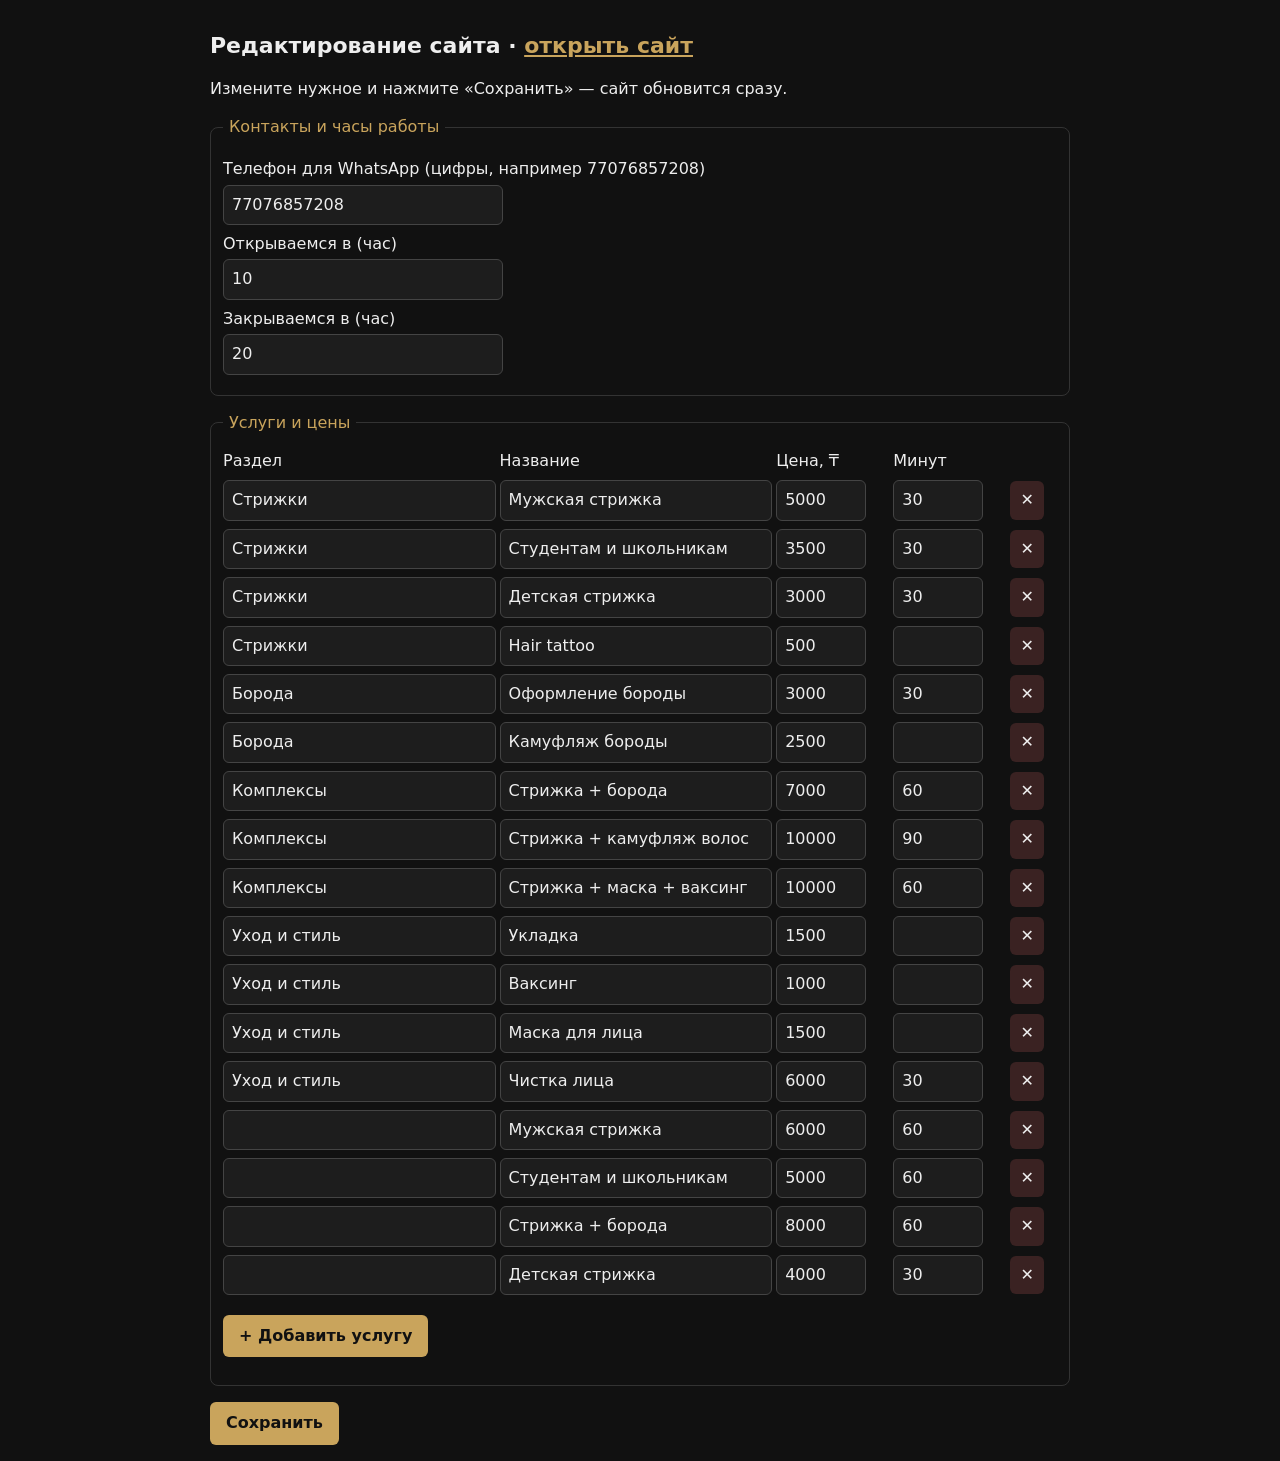
<file: admin.html>
<!doctype html>
<html lang="ru">
<head>
<meta charset="utf-8">
<meta name="viewport" content="width=device-width, initial-scale=1">
<meta name="robots" content="noindex">
<title>Редактирование сайта</title>
<style>
  body { font: 16px/1.4 system-ui, sans-serif; max-width: 860px; margin: 0 auto; padding: 16px; background: #111; color: #eee; }
  h1 { font-size: 22px; }
  fieldset { border: 1px solid #333; border-radius: 8px; margin: 16px 0; padding: 12px; }
  legend { padding: 0 6px; color: #c9a45c; }
  label { display: block; margin: 8px 0; }
  input { background: #1d1d1d; color: #eee; border: 1px solid #444; border-radius: 6px; padding: 8px; font: inherit; box-sizing: border-box; }
  label input { display: block; width: 100%; max-width: 280px; margin-top: 4px; }
  table { width: 100%; border-collapse: collapse; }
  td { padding: 4px 4px 4px 0; }
  td input { width: 100%; }
  td:nth-child(3) input, td:nth-child(4) input { width: 90px; }
  button { background: #c9a45c; color: #111; border: 0; border-radius: 6px; padding: 10px 16px; font: inherit; font-weight: 600; cursor: pointer; }
  button.del { background: #3a2222; color: #eee; padding: 8px 10px; }
  #msg { margin-left: 12px; }
  a { color: #c9a45c; }
  @media (max-width: 640px) { table, tbody, tr, td { display: block; } tr { border-bottom: 1px solid #333; padding: 8px 0; } td input, td:nth-child(3) input, td:nth-child(4) input { width: 100%; } }
</style>
</head>
<body>
<h1>Редактирование сайта · <a href="/" target="_blank">открыть сайт</a></h1>
<p>Измените нужное и нажмите «Сохранить» — сайт обновится сразу.</p>

<form id="f">
  <fieldset>
    <legend>Контакты и часы работы</legend>
    <label>Телефон для WhatsApp (цифры, например 77076857208) <input name="phone" inputmode="numeric" required></label>
    <label>Открываемся в (час) <input name="open" type="number" min="0" max="23" required></label>
    <label>Закрываемся в (час) <input name="close" type="number" min="1" max="24" required></label>
  </fieldset>

  <fieldset>
    <legend>Услуги и цены</legend>
    <table>
      <thead><tr><td>Раздел</td><td>Название</td><td>Цена, ₸</td><td>Минут</td><td></td></tr></thead>
      <tbody id="rows"></tbody>
    </table>
    <datalist id="groups"></datalist>
    <p><button type="button" id="add">+ Добавить услугу</button></p>
  </fieldset>

  <button>Сохранить</button><span id="msg"></span>
</form>

<script src="data.js"></script>
<script>
  const S = window.SITE, f = document.getElementById("f"), rows = document.getElementById("rows"), msg = document.getElementById("msg");

  const cell = (key, value, type = "text") => {
    const td = document.createElement("td"), i = document.createElement("input");
    i.type = type; i.value = value ?? ""; i.dataset.k = key;
    if (key === "group") i.setAttribute("list", "groups");
    if (key === "price") i.min = 0;
    td.append(i);
    return td;
  };

  function addRow(s = {}) {
    const tr = document.createElement("tr"), del = document.createElement("td"), b = document.createElement("button");
    tr._service = s; // остальные поля услуги (id, мастер, пометки) сохраняются как были
    b.type = "button"; b.className = "del"; b.textContent = "✕"; b.title = "Удалить";
    b.onclick = () => tr.remove();
    del.append(b);
    tr.append(cell("group", s.group), cell("name", s.name), cell("price", s.price, "number"), cell("duration", s.duration, "number"), del);
    tr.querySelector('[data-k="name"]').placeholder = s.master ? "Услуга у мастера " + s.master : "Название";
    rows.append(tr);
  }

  f.phone.value = S.phone; f.open.value = S.hours.open; f.close.value = S.hours.close;
  S.services.forEach(addRow);
  document.getElementById("groups").innerHTML = [...new Set(S.services.map((s) => s.group).filter(Boolean))].map((g) => `<option value="${g}">`).join("");
  document.getElementById("add").onclick = () => addRow({ id: "s" + Date.now() });

  f.onsubmit = async (e) => {
    e.preventDefault();
    const services = [...rows.children].map((tr) => {
      const v = (k) => tr.querySelector(`[data-k="${k}"]`).value.trim();
      const s = { ...tr._service, name: v("name"), price: Number(v("price")) };
      for (const [k, val] of [["group", v("group")], ["duration", Number(v("duration")) || ""]]) val ? (s[k] = val) : delete s[k];
      return s;
    }).filter((s) => s.name);
    if (services.some((s) => !(s.price >= 0))) { msg.textContent = "Укажите цену у каждой услуги"; return; }

    const site = { ...S, phone: f.phone.value.trim(), hours: { ...S.hours, open: +f.open.value, close: +f.close.value }, services };
    msg.textContent = "Сохраняю…";
    try {
      const r = await fetch("/api/site", { method: "PUT", headers: { "Content-Type": "application/json" }, body: JSON.stringify(site) });
      msg.textContent = r.ok ? "✓ Сохранено, сайт обновлён" : "Ошибка " + r.status + ", попробуйте ещё раз";
    } catch { msg.textContent = "Нет связи, попробуйте ещё раз"; }
  };
</script>
</body>
</html>
</file>
<file: styles.css>
:root {
  --bg: #0c0b0a;
  --bg-2: #141210;
  --card: #1a1715;
  --line: rgba(239, 230, 214, 0.1);
  --text: #efe6d6;
  --muted: #a39a8b;
  --gold: #c9a45c;
  --gold-2: #e6c98b;
  --ease: cubic-bezier(0.22, 1, 0.36, 1);
  --radius: 22px;
  --display: "Unbounded", system-ui, sans-serif;
  --body: "Manrope", system-ui, sans-serif;
  --gutter: clamp(16px, 4vw, 48px);
}

*, *::before, *::after { box-sizing: border-box; }
html.lenis, html.lenis body { height: auto; }
.lenis.lenis-smooth { scroll-behavior: auto !important; }
.lenis.lenis-stopped { overflow: hidden; }
html { scroll-behavior: smooth; -webkit-text-size-adjust: 100%; }
body {
  margin: 0;
  background: var(--bg);
  color: var(--text);
  font: 400 17px/1.6 var(--body);
  -webkit-font-smoothing: antialiased;
  overflow-x: hidden;
}
body.is-loading { overflow: hidden; }
body.lock { overflow: hidden; }
img { max-width: 100%; display: block; }
a { color: inherit; text-decoration: none; }
button { font: inherit; color: inherit; cursor: pointer; }
::selection { background: var(--gold); color: var(--bg); }

/* film grain */
body::after {
  content: "";
  position: fixed; inset: -50%;
  pointer-events: none; z-index: 100;
  opacity: 0.05;
  background-image: url("data:image/svg+xml,%3Csvg xmlns='http://www.w3.org/2000/svg' width='200' height='200'%3E%3Cfilter id='n'%3E%3CfeTurbulence type='fractalNoise' baseFrequency='.9' numOctaves='3' stitchTiles='stitch'/%3E%3C/filter%3E%3Crect width='100%25' height='100%25' filter='url(%23n)'/%3E%3C/svg%3E");
  animation: grain 8s steps(10) infinite;
}
@keyframes grain {
  0%, 100% { transform: translate(0, 0); }
  20% { transform: translate(-5%, 3%); }
  40% { transform: translate(4%, -6%); }
  60% { transform: translate(-3%, 5%); }
  80% { transform: translate(6%, 2%); }
}

.container { width: 100%; max-width: 1240px; margin: 0 auto; padding: 0 var(--gutter); }
.section { padding: clamp(80px, 12vw, 160px) 0; position: relative; }
.section__head { margin-bottom: clamp(40px, 6vw, 72px); }
.section__head--row { display: flex; justify-content: space-between; align-items: flex-end; gap: 24px; flex-wrap: wrap; }
.eyebrow {
  font-size: 13px; letter-spacing: 0.22em; text-transform: uppercase;
  color: var(--gold); margin: 0 0 18px; font-weight: 600;
  display: inline-flex; align-items: center; gap: 12px;
}
.eyebrow::before { content: ""; width: 28px; height: 1px; background: currentColor; }
.h2 {
  font: 800 clamp(34px, 6vw, 76px)/1.02 var(--display);
  letter-spacing: -0.03em; margin: 0; text-transform: uppercase;
}
.gold { color: var(--gold); }
.note { color: var(--muted); font-size: 15px; margin-top: 32px; }
.link { color: var(--gold); font-weight: 600; position: relative; }
.link::after { content: ""; position: absolute; left: 0; right: 0; bottom: -3px; height: 1px; background: currentColor; transform: scaleX(0); transform-origin: right; transition: transform .5s var(--ease); }
.link:hover::after { transform: scaleX(1); transform-origin: left; }

/* buttons */
.btn {
  --mx: 0px; --my: 0px;
  display: inline-flex; align-items: center; justify-content: center; gap: 10px;
  padding: 18px 30px; border-radius: 999px; border: 1px solid transparent;
  font-weight: 700; font-size: 16px; letter-spacing: 0.01em;
  position: relative; overflow: hidden; isolation: isolate;
  transition: transform .5s var(--ease), color .4s var(--ease), border-color .4s, background .4s;
  transform: translate(var(--mx), var(--my));
  white-space: nowrap;
}
.btn::before {
  content: ""; position: absolute; inset: 0; z-index: -1;
  background: var(--text); border-radius: inherit;
  transform: translateY(101%); transition: transform .5s var(--ease);
}
.btn:hover::before { transform: translateY(0); }
.btn--gold { background: var(--gold); color: var(--bg); }
.btn--ghost { border-color: rgba(239, 230, 214, .3); color: var(--text); }
.btn--ghost:hover { color: var(--bg); border-color: var(--text); }
.btn--sm { padding: 12px 22px; font-size: 14px; }
.btn--block { width: 100%; }
.btn:focus-visible, .chip:focus-visible, .day:focus-visible, .time:focus-visible, .round-btn:focus-visible { outline: 2px solid var(--gold-2); outline-offset: 3px; }

/* preloader */
.preloader {
  position: fixed; inset: 0; z-index: 200; background: var(--bg);
  display: grid; place-content: center; gap: 28px; justify-items: center;
  transition: clip-path 1s var(--ease) .1s;
  clip-path: inset(0 0 0 0);
}
.preloader.done { clip-path: inset(0 0 100% 0); }
.preloader__logo { display: flex; gap: .05em; font: 800 clamp(40px, 9vw, 96px)/1 var(--display); color: var(--text); overflow: hidden; }
.preloader__logo span { display: inline-block; transform: translateY(110%); animation: up .8s var(--ease) forwards; }
.preloader__logo span:nth-child(2) { animation-delay: .05s }
.preloader__logo span:nth-child(3) { animation-delay: .1s }
.preloader__logo span:nth-child(4) { animation-delay: .15s }
.preloader__logo span:nth-child(5) { animation-delay: .2s }
.preloader__logo span:nth-child(6) { animation-delay: .25s }
.preloader__logo span:nth-child(7) { animation-delay: .3s; color: var(--gold) }
.preloader__bar { width: 180px; height: 2px; background: var(--line); overflow: hidden; }
.preloader__bar i { display: block; height: 100%; background: var(--gold); transform-origin: left; animation: load 1.1s var(--ease) forwards; }
@keyframes up { to { transform: translateY(0); } }
@keyframes load { from { transform: scaleX(0); } to { transform: scaleX(1); } }

/* cursor */
.cursor {
  position: fixed; top: 0; left: 0; z-index: 150; pointer-events: none;
  width: 40px; height: 40px; margin: -20px 0 0 -20px; border-radius: 50%;
  border: 1px solid var(--gold); opacity: 0;
  transition: width .3s var(--ease), height .3s var(--ease), margin .3s var(--ease), background .3s, opacity .3s;
}
.cursor.on { opacity: 1; }
.cursor.hover { width: 72px; height: 72px; margin: -36px 0 0 -36px; background: rgba(201, 164, 92, .15); }
@media (hover: none) { .cursor { display: none; } }

.progress { position: fixed; top: 0; left: 0; right: 0; height: 2px; z-index: 60; background: var(--gold); transform-origin: left; transform: scaleX(0); }

/* header */
.header {
  position: fixed; top: 0; left: 0; right: 0; z-index: 50;
  display: flex; align-items: center; gap: 20px;
  padding: 18px var(--gutter);
  transition: background .4s, padding .4s var(--ease), transform .5s var(--ease), border-color .4s;
  border-bottom: 1px solid transparent;
}
.header.scrolled { background: rgba(12, 11, 10, .78); backdrop-filter: blur(14px); -webkit-backdrop-filter: blur(14px); padding-top: 12px; padding-bottom: 12px; border-color: var(--line); }
.header.hide { transform: translateY(-100%); }
.logo { display: flex; align-items: center; gap: 10px; font: 800 17px/1 var(--display); letter-spacing: .04em; }
.logo small { display: block; font: 500 10px/1 var(--body); letter-spacing: .38em; color: var(--gold); margin-top: 5px; text-transform: uppercase; }
.nav { display: flex; gap: 30px; margin-left: auto; }
.nav a { font-size: 15px; font-weight: 500; color: var(--muted); transition: color .3s; position: relative; }
.nav a:hover, .nav a.active { color: var(--text); }
.nav a.active::after { content: ""; position: absolute; left: 50%; bottom: -8px; width: 4px; height: 4px; margin-left: -2px; border-radius: 50%; background: var(--gold); }
.status-pill { display: inline-flex; align-items: center; gap: 8px; font-size: 13px; font-weight: 600; padding: 7px 13px; border-radius: 999px; border: 1px solid var(--line); color: var(--muted); }
.status-pill i { width: 8px; height: 8px; border-radius: 50%; background: #d16a5c; }
.status-pill.open i { background: #5fcf86; box-shadow: 0 0 0 0 rgba(95, 207, 134, .6); animation: ping 2s infinite; }
.status-pill b { font-weight: 600; }
.status-pill--inline { margin-top: 10px; }
@keyframes ping { 70% { box-shadow: 0 0 0 8px rgba(95, 207, 134, 0); } 100% { box-shadow: 0 0 0 0 rgba(95, 207, 134, 0); } }
.burger { display: none; width: 48px; height: 48px; border-radius: 50%; border: 1px solid var(--line); background: transparent; position: relative; }
.burger span { position: absolute; left: 14px; right: 14px; height: 2px; background: var(--text); transition: transform .4s var(--ease), top .4s var(--ease); }
.burger span:first-child { top: 19px; }
.burger span:last-child { top: 27px; }
.burger[aria-expanded="true"] span:first-child { top: 23px; transform: rotate(45deg); }
.burger[aria-expanded="true"] span:last-child { top: 23px; transform: rotate(-45deg); }

.mobile-menu {
  position: fixed; inset: 0; z-index: 45; background: var(--bg-2);
  display: flex; flex-direction: column; justify-content: center; gap: 36px;
  padding: 100px var(--gutter) 40px;
  clip-path: circle(0 at calc(100% - 40px) 40px);
  transition: clip-path .8s var(--ease);
}
.mobile-menu.open { clip-path: circle(150% at calc(100% - 40px) 40px); }
.mobile-menu nav { display: flex; flex-direction: column; gap: 6px; }
.mobile-menu nav a { font: 800 clamp(30px, 9vw, 44px)/1.2 var(--display); text-transform: uppercase; opacity: 0; transform: translateY(30px); transition: opacity .5s, transform .6s var(--ease), color .3s; }
.mobile-menu nav a:hover { color: var(--gold); }
.mobile-menu.open nav a { opacity: 1; transform: none; }
.mobile-menu.open nav a:nth-child(1) { transition-delay: .15s }
.mobile-menu.open nav a:nth-child(2) { transition-delay: .2s }
.mobile-menu.open nav a:nth-child(3) { transition-delay: .25s }
.mobile-menu.open nav a:nth-child(4) { transition-delay: .3s }
.mobile-menu.open nav a:nth-child(5) { transition-delay: .35s }
.mobile-menu.open nav a:nth-child(6) { transition-delay: .4s }
.mobile-menu.open nav a:nth-child(7) { transition-delay: .45s }
.mobile-menu__phone { color: var(--muted); font-weight: 600; }

/* hero */
.hero { min-height: 100svh; display: flex; align-items: center; position: relative; overflow: hidden; padding: 120px 0 90px; }
.hero__bg { position: absolute; inset: 0; pointer-events: none; }
.hero__glow {
  position: absolute; width: 70vmax; height: 70vmax; right: -20vmax; top: -20vmax; border-radius: 50%;
  background: radial-gradient(circle, rgba(201, 164, 92, .28), rgba(201, 164, 92, 0) 60%);
  animation: drift 14s ease-in-out infinite alternate;
}
@keyframes drift { to { transform: translate(-12vmax, 14vmax) scale(1.15); } }
.hero__grid {
  position: absolute; inset: 0;
  background-image: linear-gradient(var(--line) 1px, transparent 1px), linear-gradient(90deg, var(--line) 1px, transparent 1px);
  background-size: 80px 80px;
  mask-image: radial-gradient(ellipse at 70% 40%, #000 0%, transparent 65%);
  -webkit-mask-image: radial-gradient(ellipse at 70% 40%, #000 0%, transparent 65%);
  opacity: .5;
}
@keyframes float { 50% { transform: translateY(-54%) rotate(-12deg); } }
.hero__content { position: relative; width: 100%; max-width: 1240px; margin: 0 auto; padding: 0 var(--gutter); }
.hero__title { font: 800 clamp(26px, 9.6vw, 128px)/0.95 var(--display); letter-spacing: -0.045em; text-transform: uppercase; margin: 0 0 32px; }
.hero__title .line { display: block; overflow: hidden; padding: .12em .12em .04em 0; margin-top: -.12em; }
.hero__title .line > span { display: inline-block; transform: translateY(110%); transition: transform 1.2s var(--ease); }
.is-ready .hero__title .line > span { transform: none; }
.is-ready .hero__title .line:nth-child(2) > span { transition-delay: .1s; }
.is-ready .hero__title .line:nth-child(3) > span { transition-delay: .2s; }
.hero__lead { max-width: 520px; color: var(--muted); font-size: clamp(17px, 1.6vw, 19px); margin: 0 0 40px; }
.hero__actions { display: flex; gap: 14px; flex-wrap: wrap; }
.hero__stats { list-style: none; padding: 0; margin: 64px 0 0; display: flex; gap: clamp(28px, 6vw, 72px); flex-wrap: wrap; }
.hero__stats b { display: block; font: 800 clamp(30px, 4vw, 46px)/1 var(--display); color: var(--text); }
.hero__stats span { font-size: 14px; color: var(--muted); }
.hero__scroll { position: absolute; left: 50%; bottom: 28px; width: 26px; height: 42px; margin-left: -13px; border: 1px solid rgba(239, 230, 214, .35); border-radius: 20px; }
.hero__scroll span { position: absolute; left: 50%; top: 8px; width: 4px; height: 8px; margin-left: -2px; border-radius: 2px; background: var(--gold); animation: wheel 1.8s var(--ease) infinite; }
@keyframes wheel { 0% { opacity: 0; transform: translateY(0); } 30% { opacity: 1; } 100% { opacity: 0; transform: translateY(14px); } }

/* marquee */
.marquee { border-block: 1px solid var(--line); overflow: hidden; padding: 22px 0; background: var(--bg-2); }
.marquee__track { display: flex; gap: 36px; width: max-content; animation: marquee 32s linear infinite; font: 600 clamp(18px, 2.4vw, 28px)/1 var(--display); text-transform: uppercase; white-space: nowrap; }
.marquee__track i { color: var(--gold); font-style: normal; }
@keyframes marquee { to { transform: translateX(-50%); } }

/* reveal */
.reveal { opacity: 0; transform: translateY(40px); transition: opacity 1s var(--ease), transform 1s var(--ease); transition-delay: var(--d, 0s); }
.reveal.in { opacity: 1; transform: none; }
.split .w { display: inline-block; overflow: hidden; vertical-align: top; padding: 0 .08em .06em 0; margin: 0 -.08em -.06em 0; }
.split .w > span { display: inline-block; transform: translateY(105%); transition: transform 1s var(--ease); transition-delay: var(--d, 0s); }
.split.in .w > span { transform: none; }

/* about */
.about__grid { display: grid; grid-template-columns: 1.1fr 1fr; gap: clamp(32px, 6vw, 96px); align-items: end; }
.about__text p { color: var(--muted); margin: 0 0 18px; font-size: 18px; }
.features { display: grid; grid-template-columns: repeat(4, 1fr); gap: 18px; margin-top: clamp(56px, 8vw, 96px); }
.feature {
  background: var(--card); border: 1px solid var(--line); border-radius: var(--radius);
  padding: 30px 26px; transition: border-color .4s, transform .6s var(--ease);
  transform-style: preserve-3d;
}
.feature:hover { border-color: rgba(201, 164, 92, .5); }
.feature svg { width: 44px; height: 44px; color: var(--gold); margin-bottom: 22px; }
.feature h3 { font: 600 18px/1.25 var(--display); margin: 0 0 10px; }
.feature p { margin: 0; color: var(--muted); font-size: 15px; }

/* services */
.services { background: var(--bg-2); }

/* team */
.team__grid { display: grid; grid-template-columns: repeat(6, 1fr); gap: 18px; }
.member { position: relative; border-radius: var(--radius); overflow: hidden; background: var(--card); border: 1px solid var(--line); aspect-ratio: 3 / 4; display: flex; flex-direction: column; justify-content: flex-end; padding: 22px; isolation: isolate; }
.member__art { position: absolute; inset: 0; z-index: -1; display: grid; place-items: center; transition: transform 1s var(--ease); }
.member__art img { width: 100%; height: 100%; object-fit: cover; }
.member__initial { font: 800 clamp(80px, 9vw, 130px)/1 var(--display); color: transparent; -webkit-text-stroke: 1.5px rgba(201, 164, 92, .55); transform: translateY(-14%); }
.member__art::after { content: ""; position: absolute; inset: 0; background: linear-gradient(to top, rgba(12, 11, 10, .95), rgba(12, 11, 10, 0) 60%); }
.member::before { content: ""; position: absolute; inset: 0; z-index: -2; background: radial-gradient(circle at var(--px, 50%) var(--py, 30%), rgba(201, 164, 92, .25), transparent 60%); transition: opacity .4s; }
.member:hover .member__art { transform: scale(1.06); }
.member h3 { font: 700 22px/1.1 var(--display); margin: 0 0 4px; }
.member p { margin: 0; color: var(--muted); font-size: 14px; display: flex; align-items: center; gap: 8px; flex-wrap: wrap; }
.member a { color: var(--gold); font-weight: 600; }
.member__book { margin-top: 14px; font-size: 13px; font-weight: 700; color: var(--gold); display: inline-flex; gap: 6px; opacity: 0; transform: translateY(8px); transition: opacity .4s, transform .5s var(--ease); background: none; border: 0; padding: 0; text-align: left; }
.member:hover .member__book, .member:focus-within .member__book { opacity: 1; transform: none; }
@media (hover: none) { .member__book { opacity: 1; transform: none; } }

/* gallery */
.gallery__grid { display: grid; grid-template-columns: repeat(4, 1fr); grid-auto-rows: 220px; gap: 16px; grid-auto-flow: dense; }
.tile { position: relative; border-radius: var(--radius); overflow: hidden; background: var(--card); border: 1px solid var(--line); cursor: pointer; }
.tile img, .tile video { width: 100%; height: 100%; object-fit: cover; transition: transform 1.2s var(--ease); }
.tile:hover img, .tile:hover video { transform: scale(1.07); }
.tile--wide { grid-column: span 2; }
.tile--tall { grid-row: span 2; }
.tile figcaption { position: absolute; left: 16px; bottom: 14px; right: 16px; font-size: 14px; font-weight: 600; opacity: 0; transform: translateY(10px); transition: .5s var(--ease); }
.tile:hover figcaption { opacity: 1; transform: none; }
.tile--cta { display: flex; flex-direction: column; justify-content: space-between; padding: 26px; cursor: pointer; transition: border-color .4s, background .4s; }
.tile--cta:hover { border-color: rgba(201, 164, 92, .55); }
.tile--cta h3 { font: 700 clamp(17px, 1.9vw, 26px)/1.15 var(--display); text-transform: uppercase; margin: 0; }
.tile--cta p { margin: 0; color: var(--muted); font-size: 15px; }
.tile--cta .arrow { width: 52px; height: 52px; border-radius: 50%; border: 1px solid var(--line); display: grid; place-items: center; color: var(--gold); font-size: 22px; transition: transform .5s var(--ease), background .4s, color .4s; }
.tile--cta:hover .arrow { transform: rotate(-45deg); background: var(--gold); color: var(--bg); }
.tile--gold { background: var(--gold); color: var(--bg); border-color: var(--gold); }
.tile--gold p { color: rgba(12, 11, 10, .7); }
.tile--gold .arrow { border-color: rgba(12, 11, 10, .25); color: var(--bg); }
.tile--gold:hover .arrow { background: var(--bg); color: var(--gold); }
.tile--art { display: grid; place-items: center; cursor: default; }
.tile--art .pole { width: 46px; height: 70%; border-radius: 23px; border: 2px solid rgba(239, 230, 214, .3); overflow: hidden; position: relative; }
.tile--art .pole::before { content: ""; position: absolute; inset: -100% 0 0; background: repeating-linear-gradient(-45deg, var(--gold) 0 14px, var(--text) 14px 28px, #7a1f1f 28px 42px, var(--text) 42px 56px); animation: pole 3s linear infinite; }
@keyframes pole { to { transform: translateY(79px); } }
.tile--quote { padding: 26px; display: flex; flex-direction: column; justify-content: space-between; cursor: default; }
.tile--quote blockquote { margin: 0; font: 600 clamp(18px, 1.8vw, 22px)/1.35 var(--display); }
.tile--quote cite { color: var(--gold); font-style: normal; font-size: 14px; font-weight: 600; }

/* lightbox */
.lightbox { position: fixed; inset: 0; z-index: 120; background: rgba(8, 7, 6, .94); display: grid; place-items: center; opacity: 0; pointer-events: none; transition: opacity .4s; padding: 60px 16px; }
.lightbox.open { opacity: 1; pointer-events: auto; }
.lightbox figure { margin: 0; max-width: min(1000px, 100%); transform: scale(.95); transition: transform .5s var(--ease); }
.lightbox.open figure { transform: none; }
.lightbox img { max-height: 78vh; border-radius: 14px; margin: 0 auto; }
.lightbox figcaption { text-align: center; color: var(--muted); margin-top: 14px; }
.lightbox__close, .lightbox__nav { position: absolute; width: 52px; height: 52px; border-radius: 50%; border: 1px solid var(--line); background: rgba(26, 23, 21, .8); font-size: 20px; }
.lightbox__close { top: 18px; right: 18px; }
.lightbox__nav--prev { left: 18px; top: 50%; }
.lightbox__nav--next { right: 18px; top: 50%; }

/* reviews */
.reviews__summary { text-align: right; }
.reviews__summary p { margin: 6px 0 10px; color: var(--muted); }
.stars { color: var(--gold); font-size: 26px; letter-spacing: 4px; }
.slider { overflow: hidden; padding: 0 var(--gutter); cursor: grab; touch-action: pan-y; }
.slider.drag { cursor: grabbing; }
.slider__track { display: flex; gap: 20px; transition: transform .8s var(--ease); will-change: transform; }
.slider.drag .slider__track { transition: none; }
.review { flex: 0 0 min(420px, 84vw); background: var(--card); border: 1px solid var(--line); border-radius: var(--radius); padding: 34px 30px; display: flex; flex-direction: column; gap: 24px; user-select: none; transition: border-color .4s, transform .6s var(--ease), opacity .6s; }
.review.is-active { border-color: rgba(201, 164, 92, .5); }
.review__mark { font: 800 64px/0.6 var(--display); color: var(--gold); height: 28px; }
.review p { margin: 0; font-size: 19px; line-height: 1.5; flex: 1; }
.review footer { display: flex; align-items: center; gap: 12px; }
.review__avatar { width: 44px; height: 44px; border-radius: 50%; background: rgba(201, 164, 92, .15); color: var(--gold); display: grid; place-items: center; font-weight: 700; }
.review footer b { display: block; font-weight: 600; }
.review footer span { font-size: 13px; color: var(--gold); letter-spacing: 2px; }
.slider__controls { display: flex; align-items: center; gap: 18px; margin-top: 36px; }
.round-btn { width: 54px; height: 54px; border-radius: 50%; border: 1px solid var(--line); background: transparent; font-size: 20px; transition: background .4s, color .4s, border-color .4s; }
.round-btn:hover { background: var(--gold); color: var(--bg); border-color: var(--gold); }
.slider__dots { display: flex; gap: 8px; flex: 1; justify-content: center; }
.slider__dots button { width: 8px; height: 8px; border-radius: 4px; border: 0; padding: 0; background: var(--line); transition: width .5s var(--ease), background .4s; }
.slider__dots button.on { width: 28px; background: var(--gold); }

/* booking */
.booking { background: var(--bg-2); }
.booking__grid { display: grid; grid-template-columns: 1fr 1.1fr; gap: clamp(40px, 6vw, 96px); align-items: start; }
.booking__intro { position: sticky; top: 120px; }
.booking__intro > p { color: var(--muted); font-size: 18px; margin: 28px 0; }
.booking__perks { list-style: none; padding: 0; margin: 0; display: grid; gap: 12px; }
.booking__perks li { display: flex; gap: 12px; align-items: center; }
.booking__perks li::before { content: "✓"; width: 26px; height: 26px; flex: none; border-radius: 50%; background: rgba(201, 164, 92, .15); color: var(--gold); display: grid; place-items: center; font-size: 13px; font-weight: 700; }
.form { background: var(--card); border: 1px solid var(--line); border-radius: 28px; padding: clamp(24px, 4vw, 44px); display: grid; gap: 26px; }
.field { display: grid; gap: 12px; }
.field label, .field__label { font-size: 13px; letter-spacing: .14em; text-transform: uppercase; color: var(--muted); font-weight: 600; }
.field small { text-transform: none; letter-spacing: 0; }
.field input, .field textarea {
  width: 100%; background: transparent; border: 0; border-bottom: 1px solid var(--line);
  color: var(--text); font: 500 19px/1.4 var(--body); padding: 8px 0 12px; outline: none; resize: none;
  transition: border-color .4s;
}
.field input:focus, .field textarea:focus { border-color: var(--gold); }
.field input::placeholder, .field textarea::placeholder { color: rgba(163, 154, 139, .55); }
.field input.invalid { border-color: #d16a5c; }
.chips, .times { display: flex; flex-wrap: wrap; gap: 10px; }
.chip, .time { border: 1px solid var(--line); background: transparent; border-radius: 999px; padding: 10px 18px; font-size: 15px; font-weight: 600; transition: background .3s, color .3s, border-color .3s, transform .3s var(--ease); }
.time { padding: 9px 14px; font-size: 14px; font-variant-numeric: tabular-nums; }
.chip:hover, .time:hover:not(:disabled) { border-color: var(--gold); }
.chip[aria-checked="true"], .time[aria-checked="true"], .day[aria-checked="true"] { background: var(--gold); color: var(--bg); border-color: var(--gold); }
.time:disabled { opacity: .3; cursor: not-allowed; text-decoration: line-through; }
.days { display: flex; gap: 10px; overflow-x: auto; padding-bottom: 6px; scrollbar-width: none; scroll-snap-type: x mandatory; }
.days::-webkit-scrollbar { display: none; }
.day { flex: 0 0 auto; width: 68px; padding: 12px 0; border-radius: 16px; border: 1px solid var(--line); background: transparent; display: grid; gap: 2px; text-align: center; scroll-snap-align: start; transition: background .3s, color .3s, border-color .3s; }
.day:hover { border-color: var(--gold); }
.day small { font-size: 12px; text-transform: uppercase; letter-spacing: .1em; opacity: .75; }
.day b { font: 700 22px/1.1 var(--display); }
.form__error { margin: 0; min-height: 1em; color: #e08a7e; font-size: 14px; }
.form.shake { animation: shake .5s; }
@keyframes shake { 20%, 60% { transform: translateX(-8px); } 40%, 80% { transform: translateX(8px); } }

/* contacts */
.contacts__grid { display: grid; grid-template-columns: 1fr 1.2fr; gap: clamp(40px, 6vw, 80px); align-items: stretch; }
.contacts__list { margin: 40px 0 36px; display: grid; gap: 24px; }
.contacts__list dt { font-size: 13px; letter-spacing: .14em; text-transform: uppercase; color: var(--muted); font-weight: 600; margin-bottom: 4px; }
.contacts__list dd { margin: 0; font-size: 20px; font-weight: 500; }
.contacts__list a:hover { color: var(--gold); }
.contacts__actions { display: flex; gap: 12px; flex-wrap: wrap; }
.map { position: relative; border-radius: 28px; overflow: hidden; border: 1px solid var(--line); min-height: 420px; background: var(--card); }
.map iframe { position: absolute; inset: 0; width: 100%; height: 100%; border: 0; filter: invert(.92) hue-rotate(180deg) saturate(.4) brightness(.95) contrast(.95); }
.map__badge { position: absolute; left: 16px; bottom: 16px; display: flex; align-items: center; gap: 10px; background: rgba(12, 11, 10, .85); backdrop-filter: blur(8px); padding: 10px 16px 10px 10px; border-radius: 999px; font-weight: 600; font-size: 14px; border: 1px solid var(--line); }

/* footer */
.footer { border-top: 1px solid var(--line); padding: 36px 0 calc(36px + env(safe-area-inset-bottom)); }
.footer__inner { display: flex; justify-content: space-between; align-items: center; gap: 20px; flex-wrap: wrap; }
.footer p { margin: 0; color: var(--muted); font-size: 14px; }

/* floating button */
.fab { position: fixed; right: 20px; bottom: calc(20px + env(safe-area-inset-bottom)); z-index: 40; width: 62px; height: 62px; border-radius: 50%; background: #25d366; color: #fff; display: grid; place-items: center; box-shadow: 0 10px 30px rgba(37, 211, 102, .35); transform: scale(0); transition: transform .6s var(--ease); }
.fab.show { transform: scale(1); }
.fab::before { content: ""; position: absolute; inset: 0; border-radius: 50%; border: 2px solid #25d366; animation: ring 2.4s var(--ease) infinite; }
@keyframes ring { from { transform: scale(1); opacity: .8; } to { transform: scale(1.6); opacity: 0; } }

.toast { position: fixed; left: 50%; bottom: 28px; z-index: 130; transform: translate(-50%, 30px); opacity: 0; visibility: hidden; background: var(--text); color: var(--bg); padding: 14px 22px; border-radius: 14px; font-weight: 600; transition: transform .6s var(--ease), opacity .4s, visibility .6s; width: max-content; max-width: calc(100% - 32px); text-align: center; }
.toast.show { transform: translate(-50%, 0); opacity: 1; visibility: visible; }

/* tilt */
.tilt { will-change: transform; }

/* responsive */
@media (max-width: 1100px) {
  .nav, .status-pill:not(.status-pill--inline) { display: none; }
  .header__cta { margin-left: auto; }
  .burger { display: block; }
  .features { grid-template-columns: repeat(2, 1fr); }
  .team__grid { grid-template-columns: repeat(3, 1fr); }
  .gallery__grid { grid-template-columns: repeat(3, 1fr); }
}
@media (max-width: 820px) {
  .about__grid, .booking__grid, .contacts__grid { grid-template-columns: 1fr; }
  .booking__intro { position: static; }
  .team__grid { grid-template-columns: repeat(2, 1fr); }
  .gallery__grid { grid-template-columns: repeat(2, 1fr); grid-auto-rows: 190px; }
  .reviews__summary { text-align: left; }
  .map { min-height: 340px; }
}
@media (max-width: 560px) {
  body { font-size: 16px; }
  .header__cta { display: none; }
  .burger { margin-left: auto; }
  .features { grid-template-columns: 1fr; }
  .team__grid { gap: 12px; }
  .member { padding: 16px; }
  .member h3 { font-size: 18px; }
  .gallery__grid { gap: 10px; grid-auto-rows: 160px; }
  .tile--cta, .tile--quote { padding: 18px; }
  .tile--cta .arrow { width: 40px; height: 40px; font-size: 18px; }
  .hero__actions .btn { flex: 1 1 100%; }
  .lightbox__nav { top: auto; bottom: 18px; }
}

@media (prefers-reduced-motion: reduce) {
  *, *::before, *::after { animation-duration: .01ms !important; animation-iteration-count: 1 !important; transition-duration: .01ms !important; }
  html { scroll-behavior: auto; }
  .reveal, .split .w > span, .hero__title .line > span { opacity: 1; transform: none; }
}

/* ===== v2: фото, видео-фон, параллакс ===== */
.hero__video { position: absolute; inset: 0; width: 100%; height: 100%; object-fit: cover; opacity: .38; filter: saturate(.8) contrast(1.05); }
.hero__bg::after { content: ""; position: absolute; inset: 0; background: linear-gradient(90deg, var(--bg) 8%, rgba(12, 11, 10, .55) 55%, rgba(12, 11, 10, .2)), linear-gradient(to top, var(--bg), transparent 28%); }
/* стопка фото живёт в правой трети того же контейнера, что и текст, поэтому заголовок их не перекрывает */
.hero__stack { position: absolute; top: 0; bottom: 0; left: 50%; width: min(100%, 1240px); transform: translateX(-50%); z-index: 1; pointer-events: none; }
.hero__photo { position: absolute; width: 16%; aspect-ratio: 9 / 16; object-fit: cover; border-radius: 20px; border: 1px solid rgba(201, 164, 92, .35); box-shadow: 0 30px 80px rgba(0, 0, 0, .55); opacity: 0; animation: photo-in 1.4s var(--ease) 1.2s forwards; }
.hero__photo--a { right: 22%; top: 17%; --r: -7deg; }
.hero__photo--b { right: 4%; top: 9%; --r: 5deg; width: 18%; }
.hero__photo--c { right: 11%; bottom: 6%; --r: -3deg; }
@keyframes photo-in { from { opacity: 0; transform: translateY(60px) rotate(0); } to { opacity: 1; transform: rotate(var(--r)); } }
.hero__content { z-index: 2; }

/* лента фото */
.strip { overflow: hidden; display: grid; gap: 16px; padding: clamp(40px, 6vw, 80px) 0 0; }
.strip__row { display: flex; gap: 16px; width: max-content; padding-right: 16px; animation: strip 70s linear infinite; }
.strip__row--rev { animation-direction: reverse; animation-duration: 85s; }
.strip__row img { height: clamp(190px, 22vw, 300px); aspect-ratio: 9 / 16; object-fit: cover; border-radius: var(--radius); filter: grayscale(.45) contrast(1.05); transition: filter .6s var(--ease), transform .8s var(--ease); }
.strip__row img:hover { filter: none; transform: scale(1.04); }
.strip:hover .strip__row { animation-play-state: paused; }
@keyframes strip { to { transform: translateX(-25%); } }

/* проявление картинок */
/* клипуем картинку, а не обёртку: IntersectionObserver не видит полностью обрезанные элементы */
.reveal-img { margin: 0; overflow: hidden; border-radius: var(--radius); background: var(--card); }
.reveal-img img { width: 100%; height: 100%; object-fit: cover; clip-path: inset(0 0 100% 0); transform: scale(1.3); transition: clip-path 1.3s var(--ease), transform 1.8s var(--ease); }
.reveal-img.in img { clip-path: inset(0); transform: none; }

/* о нас: мозаика */
.mosaic { display: grid; grid-template-columns: 1fr 1.25fr 1fr; gap: 18px; align-items: center; margin-top: clamp(48px, 7vw, 88px); }
.mosaic figure { aspect-ratio: 3 / 4; }
.mosaic__b { aspect-ratio: 4 / 5 !important; }
.mosaic__c { margin-top: 12%; }

/* чемпион */
.champ { background: var(--bg-2); overflow: hidden; }
.champ .h2 { font-size: clamp(30px, 4.6vw, 62px); }
.champ__grid { display: grid; grid-template-columns: minmax(260px, .9fr) minmax(0, 1.1fr); gap: clamp(40px, 7vw, 110px); align-items: center; }
.champ__media { position: relative; width: 100%; max-width: 460px; }
.champ__media figure { aspect-ratio: 9 / 16; }
.champ__badge { position: absolute; right: -28px; bottom: 12%; width: 120px; height: 120px; border-radius: 50%; background: var(--gold); color: var(--bg); display: grid; place-content: center; text-align: center; box-shadow: 0 20px 50px rgba(201, 164, 92, .35); animation: badge 6s ease-in-out infinite alternate; }
.champ__badge b { font: 800 46px/1 var(--display); }
.champ__badge span { font-size: 13px; font-weight: 700; text-transform: uppercase; letter-spacing: .1em; }
@keyframes badge { to { rotate: 10deg; scale: 1.06; } }
.champ__text { color: var(--muted); font-size: 19px; max-width: 520px; margin: 28px 0; }
.champ__stats { list-style: none; padding: 0; margin: 0 0 36px; display: flex; gap: clamp(28px, 6vw, 64px); }
.champ__stats b { display: block; font: 800 clamp(34px, 5vw, 56px)/1 var(--display); color: var(--gold); }
.champ__stats span { font-size: 14px; color: var(--muted); }

@media (min-width: 1101px) { .hero__title { font-size: min(6.2vw, 78px); } .hero__lead { max-width: 480px; } }
@media (max-width: 1100px) { .hero__stack { display: none; } }
@media (max-width: 820px) {
  .hero__stack { display: none; }
  .mosaic { grid-template-columns: 1fr 1fr; }
  .mosaic__b { display: none; }
  .champ__grid { grid-template-columns: 1fr; }
  .champ__media { max-width: 340px; margin: 0 auto; }
  .champ__badge { right: -10px; width: 96px; height: 96px; }
}
@media (prefers-reduced-motion: reduce) {
  .reveal-img img { clip-path: none; transform: none; }
  .hero__photo { opacity: 1; transform: rotate(var(--r)); animation: none; }
}

/* логотипы из Instagram */
.logo img, .map__badge img { border-radius: 50%; object-fit: cover; box-shadow: 0 0 0 1px rgba(201, 164, 92, .55); }
.preloader__emblem { width: 96px; height: 96px; border-radius: 50%; box-shadow: 0 0 0 1px rgba(201, 164, 92, .6), 0 0 60px rgba(201, 164, 92, .25); opacity: 0; transform: scale(.6) rotate(-20deg); animation: emblem 1s var(--ease) .1s forwards; }
@keyframes emblem { to { opacity: 1; transform: none; } }
.ig-cards { display: grid; gap: 12px; }
.ig { display: flex; align-items: center; gap: 14px; padding: 12px 18px 12px 12px; border: 1px solid var(--line); border-radius: 999px; background: var(--card); transition: border-color .4s, transform .5s var(--ease); max-width: 440px; }
.ig:hover { border-color: rgba(201, 164, 92, .6); transform: translateX(6px); }
.ig img { width: 52px; height: 52px; border-radius: 50%; object-fit: cover; box-shadow: 0 0 0 1px rgba(201, 164, 92, .55); flex: none; }
.ig b { display: block; font-size: 17px; font-weight: 600; }
.ig small { display: block; font-size: 13px; color: var(--muted); line-height: 1.3; }

/* прайс-лист */
.price-list { column-count: 2; column-gap: 22px; }
.pcard { break-inside: avoid; margin: 0 0 22px; padding: 38px clamp(20px, 3vw, 36px) 18px; background: var(--card); border: 1px solid var(--line); border-radius: var(--radius); position: relative; overflow: hidden; transition: border-color .5s; }
.pcard:hover { border-color: rgba(201, 164, 92, .45); }
/* греческий меандр из оригинального прайса */
.pcard::before { content: ""; position: absolute; left: 0; right: 0; top: 0; height: 14px; opacity: .8; background: url("data:image/svg+xml,%3Csvg xmlns='http://www.w3.org/2000/svg' width='24' height='14' viewBox='0 0 24 14'%3E%3Cpath d='M0 11H3V3H15V9H8V6H11M15 11H24' fill='none' stroke='%23c9a45c' stroke-width='1.6'/%3E%3C/svg%3E") repeat-x; }
.pcard--hot { border-color: rgba(201, 164, 92, .5); background: linear-gradient(160deg, rgba(201, 164, 92, .12), var(--card) 55%); }
.pcard__title { font: 800 clamp(20px, 2.2vw, 26px)/1 var(--display); text-transform: uppercase; letter-spacing: -.01em; color: var(--gold); margin: 0 0 8px; }
.pr { display: grid; grid-template-columns: auto 1fr auto; align-items: baseline; gap: 0 12px; padding: 15px 10px; margin: 0 -10px; border-radius: 12px; cursor: pointer; transition: background .35s, transform .5s var(--ease); }
.pr:hover, .pr:focus-visible { background: rgba(201, 164, 92, .1); transform: translateX(6px); outline: none; }
.pr__name { font-weight: 600; font-size: 17px; line-height: 1.3; }
.pr__name small { display: block; font-weight: 500; font-size: 13px; color: var(--muted); margin-top: 2px; max-width: 30ch; }
.pr__name em { font: 700 11px/1 var(--body); font-style: normal; text-transform: uppercase; letter-spacing: .08em; color: var(--bg); background: var(--gold); border-radius: 999px; padding: 4px 8px; margin-left: 6px; vertical-align: 2px; white-space: nowrap; }
.pr__dots { align-self: end; height: 1px; margin-bottom: 7px; border-bottom: 1px dotted rgba(239, 230, 214, .28); }
.pr__val { font: 600 clamp(16px, 1.7vw, 20px)/1 var(--display); color: var(--text); white-space: nowrap; }
.pr:hover .pr__val { color: var(--gold-2); }
.price-foot { display: flex; align-items: center; justify-content: space-between; gap: 20px; flex-wrap: wrap; margin-top: 16px; }
.price-foot .note { margin: 0; max-width: 560px; }
@media (max-width: 820px) { .price-list { column-count: 1; } }

/* ===== удобство на телефоне и планшете ===== */
.link { display: inline-block; padding: 10px 0; }
.slider__dots button { position: relative; }
.slider__dots button::after { content: ""; position: absolute; inset: -14px -4px; }
@media (max-width: 820px) {
  .hero__video { opacity: .26; }
  .hero__bg::after { background: linear-gradient(to bottom, rgba(12, 11, 10, .55), rgba(12, 11, 10, .82) 60%, var(--bg)); }
  .hero { padding: 104px 0 80px; }
  .hero__lead { font-size: 17px; margin-bottom: 28px; }
  .hero__stats { margin-top: 40px; gap: 24px; }
  .btn { min-height: 52px; }
  .btn--sm { min-height: 46px; }
  .chip, .time { min-height: 44px; }
  .day { min-height: 64px; }
  .field input, .field textarea { font-size: 16px; } /* iOS не приближает страницу при вводе */
  .section { padding: clamp(64px, 14vw, 96px) 0; }
  .pr { padding: 16px 10px; }
  .footer__inner { justify-content: center; text-align: center; }
}
@media (hover: none) { .tile figcaption { opacity: 1; transform: none; text-shadow: 0 1px 8px rgba(0, 0, 0, .8); } }

/* прайс: карточка основателя */
.pcard--master { column-span: all; display: grid; grid-template-columns: 210px 1fr; gap: 0 clamp(24px, 4vw, 48px); align-items: start; padding-top: 44px; border-color: rgba(201, 164, 92, .6); background: radial-gradient(circle at 0 0, rgba(201, 164, 92, .18), transparent 55%), var(--card); }
.pcard__photo { margin: 0; aspect-ratio: 3 / 4; border-radius: 16px; overflow: hidden; box-shadow: 0 0 0 1px rgba(201, 164, 92, .5); }
.pcard__photo img { width: 100%; height: 100%; object-fit: cover; object-position: 50% 35%; }
.pcard__role { margin: 0 0 6px; color: var(--gold); font-size: 13px; font-weight: 700; letter-spacing: .18em; text-transform: uppercase; }
.pcard__name { margin: 0; font: 800 clamp(32px, 4vw, 52px)/1 var(--display); text-transform: uppercase; }
.pcard__note { margin: 8px 0 14px; color: var(--muted); font-size: 15px; }
.pcard__rows { display: grid; grid-template-columns: 1fr 1fr; gap: 0 32px; }
@media (max-width: 820px) {
  .pcard--master { grid-template-columns: 96px 1fr; align-items: center; }
  .pcard__photo { aspect-ratio: 1; border-radius: 50%; }
  .pcard--master > div { display: contents; }
  .pcard__role, .pcard__name, .pcard__note { grid-column: 2; }
  .pcard__photo { grid-row: 1 / span 3; }
  .pcard__rows { grid-column: 1 / -1; grid-template-columns: 1fr; margin-top: 12px; }
}

/* длительность услуги */
.pr__val small { display: block; margin-top: 5px; font: 500 12px/1 var(--body); color: var(--muted); text-align: right; letter-spacing: .02em; }
.field__hint { margin: 0; font-size: 14px; color: var(--gold-2); }

/* обучение */
.edu { background: var(--bg-2); }
.edu__grid { display: grid; grid-template-columns: minmax(0, 1.2fr) minmax(240px, .8fr); gap: clamp(32px, 6vw, 96px); align-items: center; }
.edu .h2 { font-size: clamp(30px, 4.6vw, 62px); }
.edu__text { color: var(--muted); font-size: 18px; max-width: 540px; margin: 24px 0 0; }
.edu__actions { display: flex; gap: 12px; flex-wrap: wrap; margin-top: 36px; }
.edu__photo { aspect-ratio: 3 / 4; max-width: 420px; width: 100%; margin-left: auto; }
@media (max-width: 820px) { .edu__grid { grid-template-columns: 1fr; } .edu__photo { margin: 0 auto; max-width: 340px; } .edu__actions .btn { flex: 1 1 100%; } }

/* шапка: 7 пунктов меню не переносятся на узких ноутбуках */
.nav a { white-space: nowrap; }
@media (max-width: 1280px) { .nav { gap: 22px; } .status-pill:not(.status-pill--inline) { display: none; } .header__cta { margin-left: 0; } }
</file>
